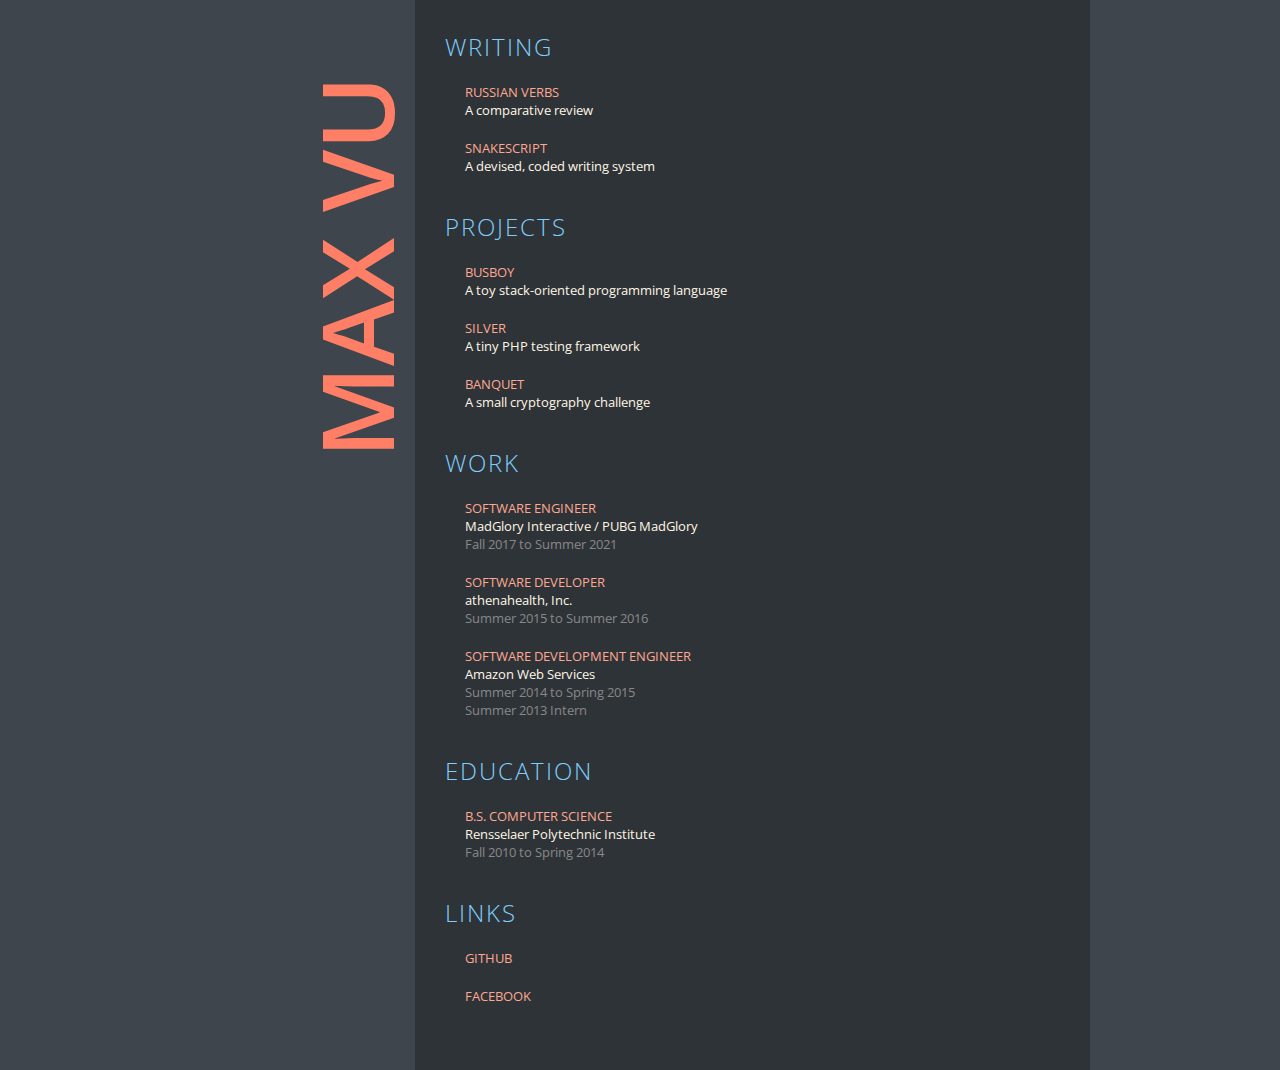
<file: index.htm>
<!doctype html>
<html lang="en">
    <head>
        <meta charset="utf-8">
        <title>max vu</title>
        <link href='https://fonts.googleapis.com/css?family=Open+Sans:400,800,700,300' rel='stylesheet' type='text/css'>
                    <meta name="description" content="Personal blog and portfolio.">
                
                
                                    <link rel="stylesheet" href="/assets/css/master.css">
                            
            </head>
    <body>
        <header>
            <h1>max vu</h1>
                                </header>
        <div id="page-content">
            <section class="card-deck" id="writing">
    <header>
        <h2>Writing</h2>
    </header>
    
    <div>
            <a href="/posts/russian-verbs" class="card">
            <span class="title">Russian Verbs</span>
                            <span class="blurb">A comparative review</span>
                    </a>
            <a href="/posts/snakescript" class="card">
            <span class="title">Snakescript</span>
                            <span class="blurb">A devised, coded writing system</span>
                    </a>
        </div>
    
</section>

    <section class="card-deck" id="projects">
        <header>
            <h2>projects</h2>
        </header>
        
        <div>
                                <a href="https://github.com/maxvu/busboy" class="card" target="_blank">
                <span class="title">busboy</span>
                                    <span class="blurb">A toy stack-oriented programming language</span>
                                            </a>
                                <a href="https://github.com/maxvu/sliver" class="card" target="_blank">
                <span class="title">silver</span>
                                    <span class="blurb">A tiny PHP testing framework</span>
                                            </a>
                                <a href="https://github.com/maxvu/banquet" class="card" target="_blank">
                <span class="title">banquet</span>
                                    <span class="blurb">A small cryptography challenge</span>
                                            </a>
                </div>
        
    </section>
    <section class="card-deck" id="work">
        <header>
            <h2>work</h2>
        </header>
        
        <div>
                                <a href="https://madglory.com/" class="card" target="_blank">
                <span class="title">Software Engineer</span>
                                    <span class="blurb">MadGlory Interactive / PUBG MadGlory</span>
                                                                            <span class="extra">Fall 2017 to Summer 2021</span>
                                                </a>
                                <a href="http://www.athenahealth.com/" class="card" target="_blank">
                <span class="title">Software Developer</span>
                                    <span class="blurb">athenahealth, Inc.</span>
                                                                            <span class="extra">Summer 2015 to Summer 2016</span>
                                                </a>
                                <a href="https://aws.amazon.com/about-aws/global-infrastructure/" class="card" target="_blank">
                <span class="title">Software Development Engineer</span>
                                    <span class="blurb">Amazon Web Services</span>
                                                                            <span class="extra">Summer 2014 to Spring 2015</span>
                                            <span class="extra">Summer 2013 Intern</span>
                                                </a>
                </div>
        
    </section>
    <section class="card-deck" id="education">
        <header>
            <h2>education</h2>
        </header>
        
        <div>
                                <a href="https://www.cs.rpi.edu/" class="card" target="_blank">
                <span class="title">B.S. Computer Science</span>
                                    <span class="blurb">Rensselaer Polytechnic Institute</span>
                                                                            <span class="extra">Fall 2010 to Spring 2014</span>
                                                </a>
                </div>
        
    </section>
    <section class="card-deck" id="links">
        <header>
            <h2>links</h2>
        </header>
        
        <div>
                                <a href="https://github.com/maxvu" class="card" target="_blank">
                <span class="title">github</span>
                                            </a>
                                <a href="https://www.facebook.com/maxvu" class="card" target="_blank">
                <span class="title">facebook</span>
                                            </a>
                </div>
        
    </section>
        </div>
        <script>
          (function(i,s,o,g,r,a,m){i['GoogleAnalyticsObject']=r;i[r]=i[r]||function(){
          (i[r].q=i[r].q||[]).push(arguments)},i[r].l=1*new Date();a=s.createElement(o),
          m=s.getElementsByTagName(o)[0];a.async=1;a.src=g;m.parentNode.insertBefore(a,m)
          })(window,document,'script','https://www.google-analytics.com/analytics.js','ga');

          ga('create', 'UA-63293211-1', 'auto');
          ga('send', 'pageview');

        </script>
    </body>
</html>
</file>
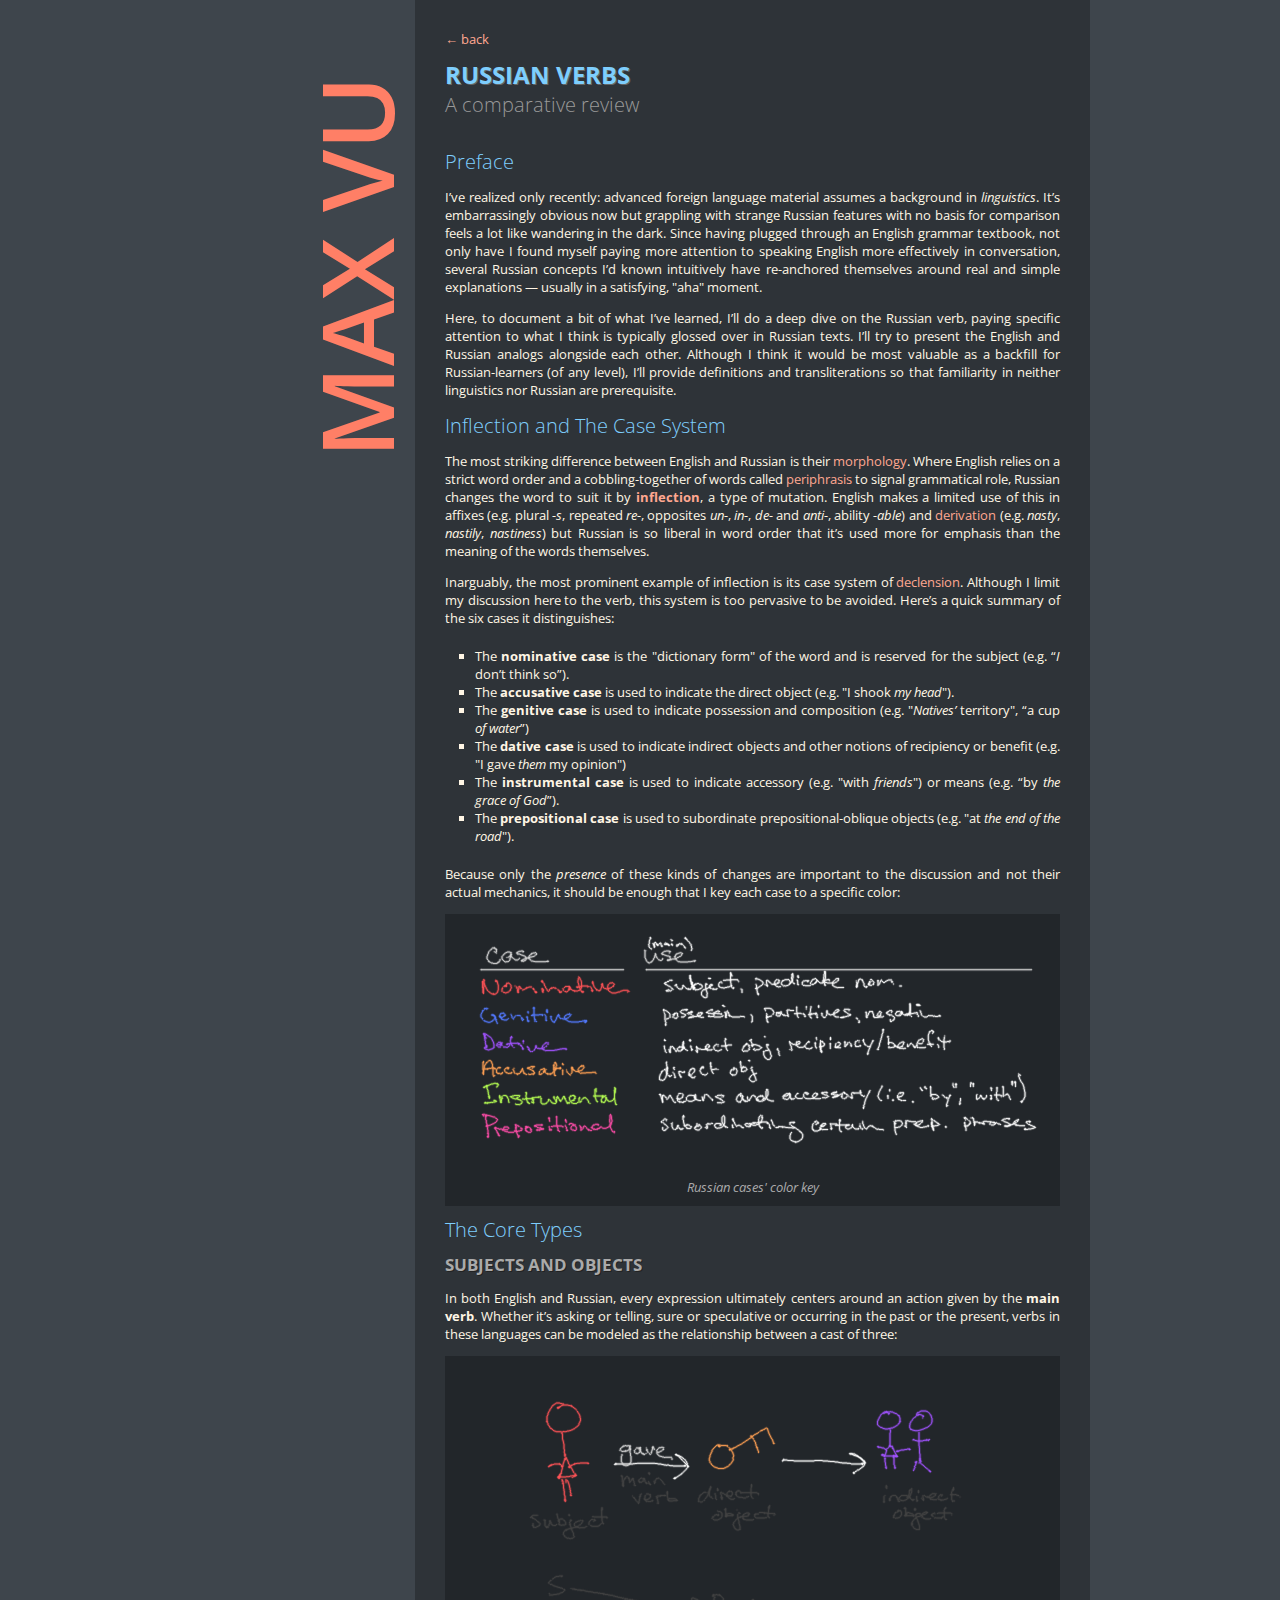
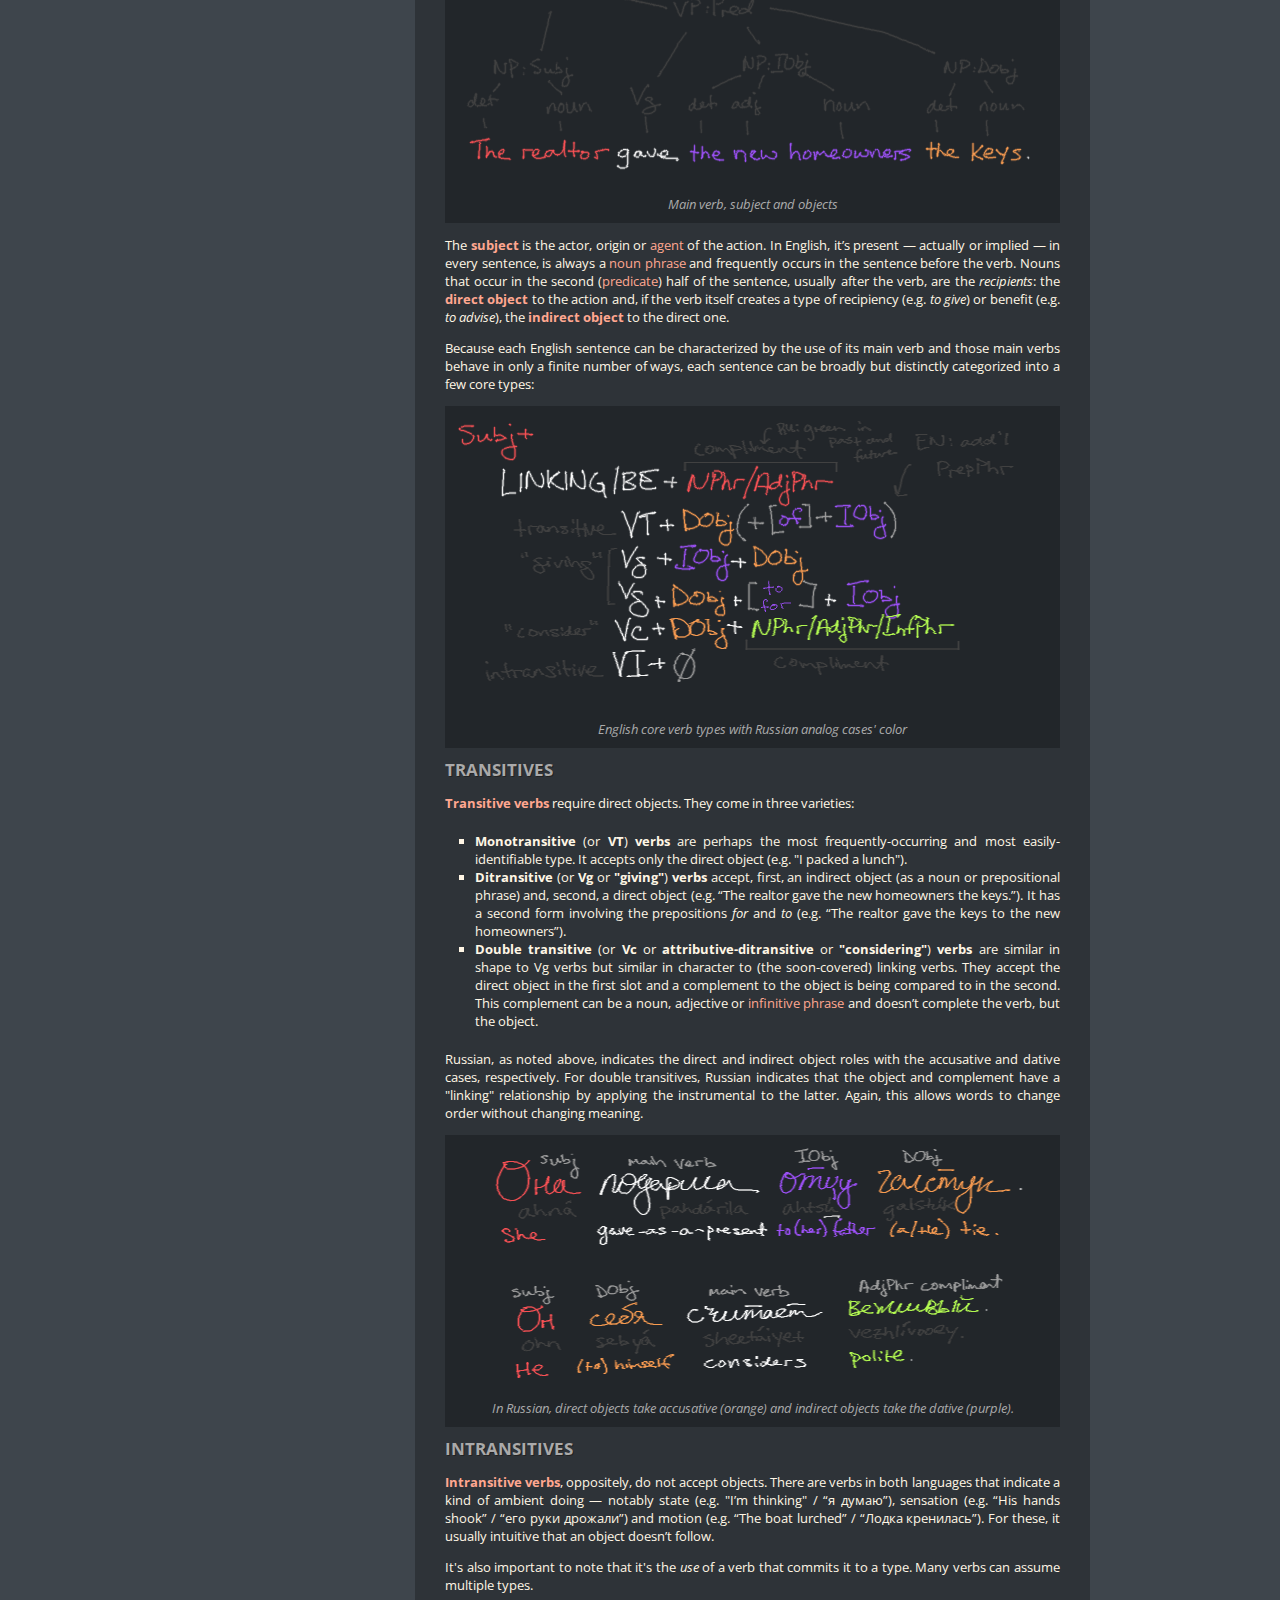
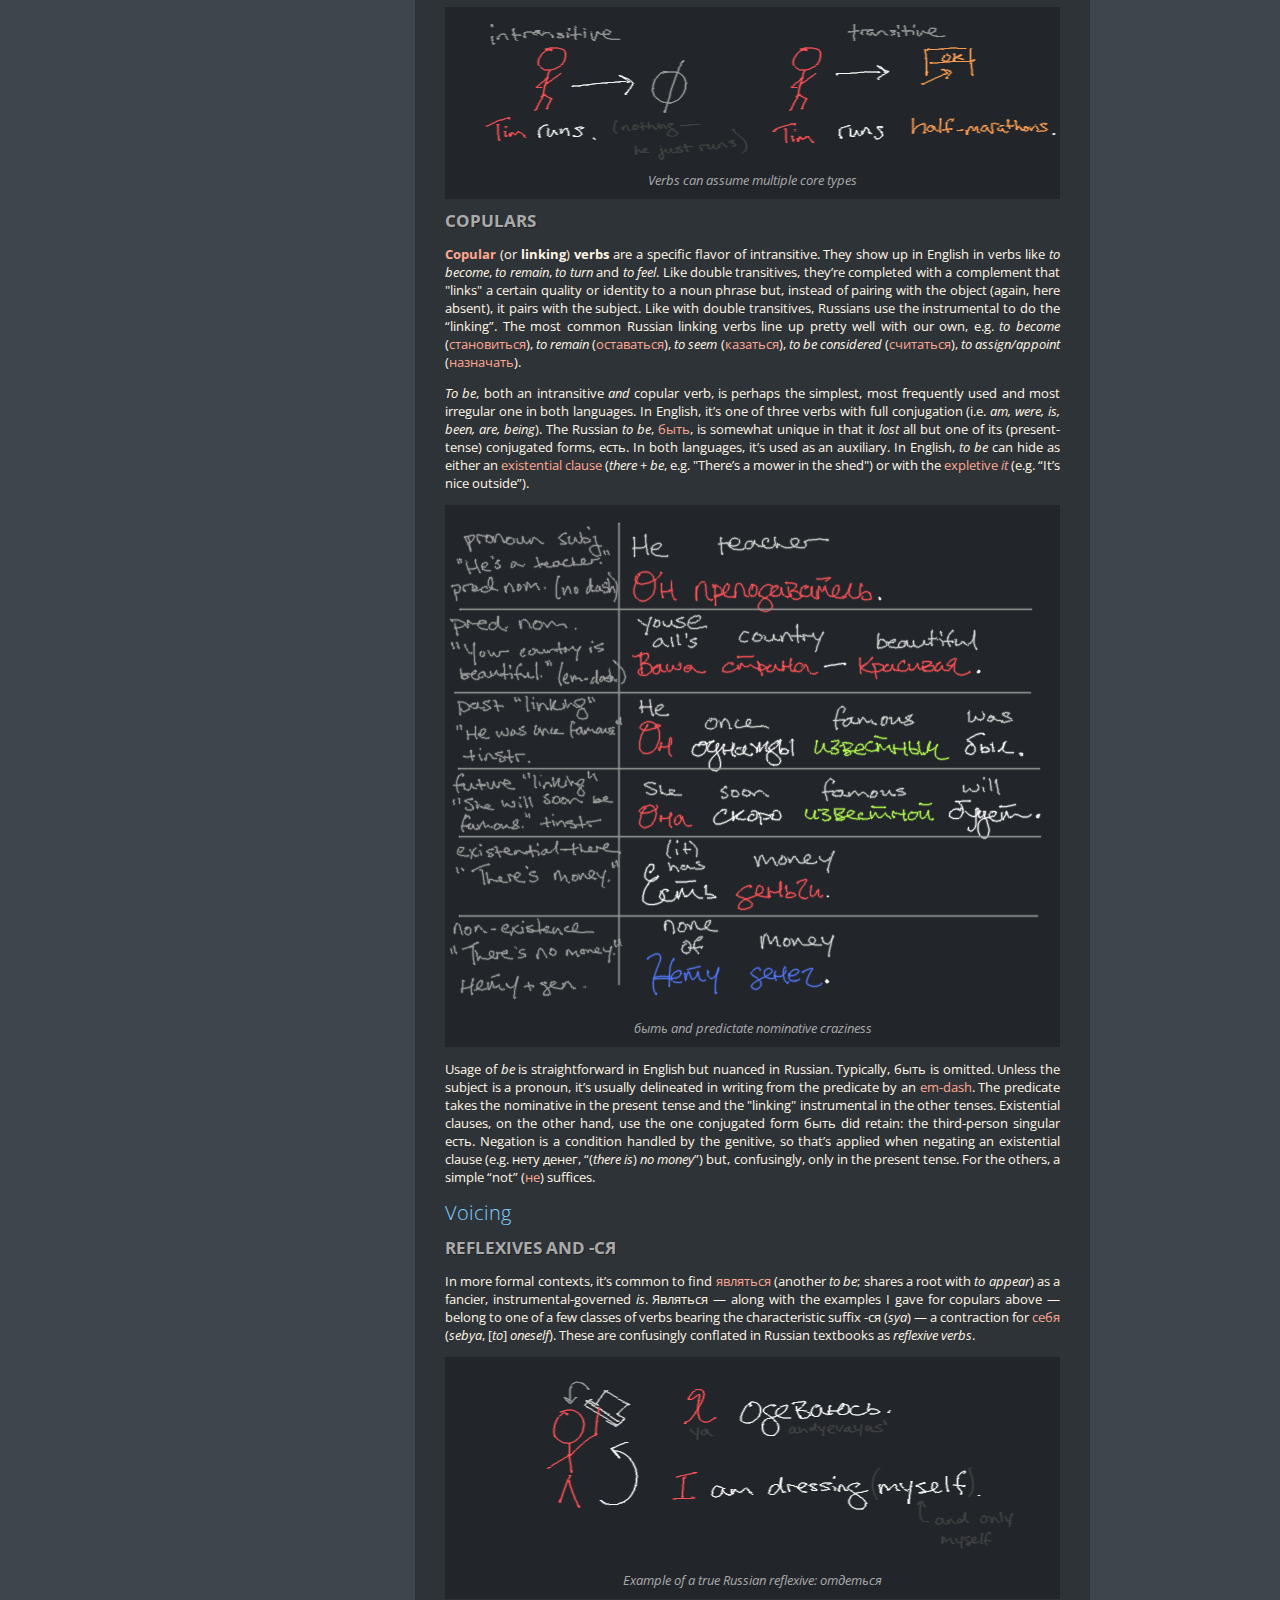
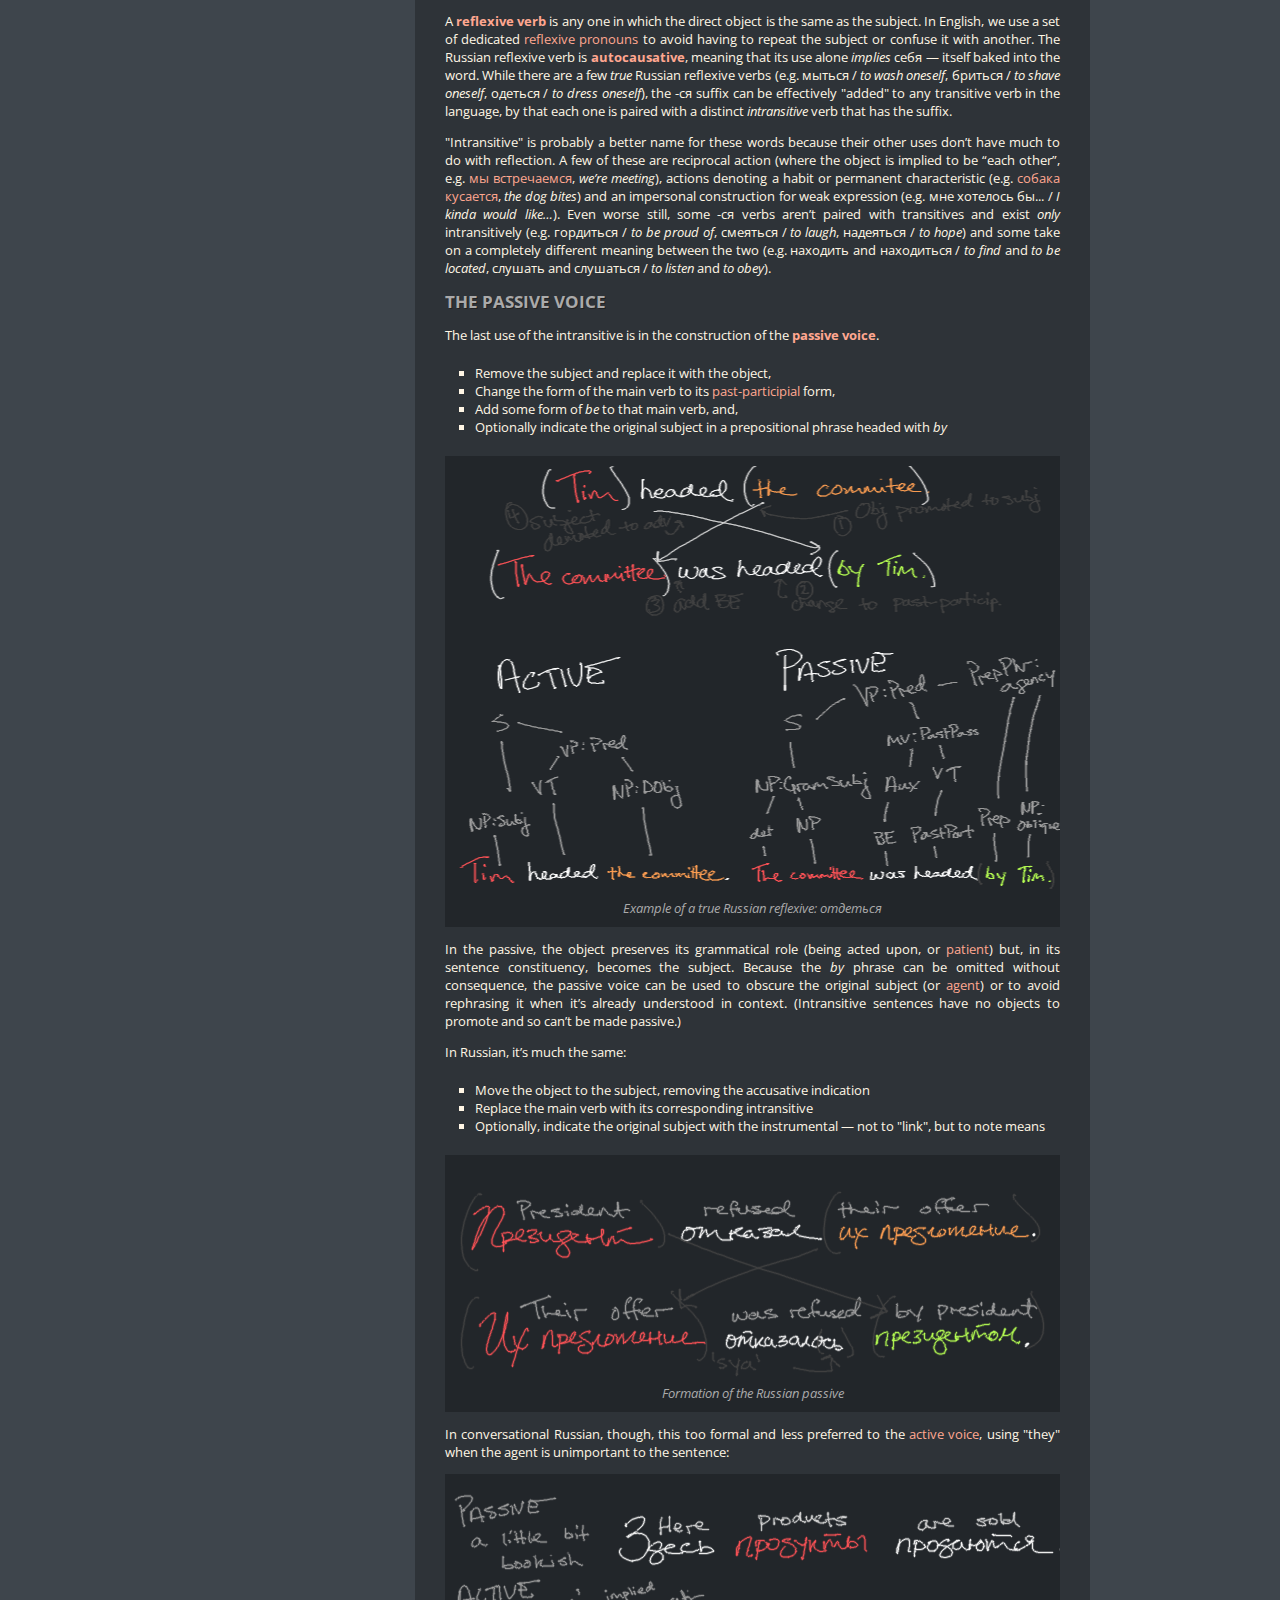
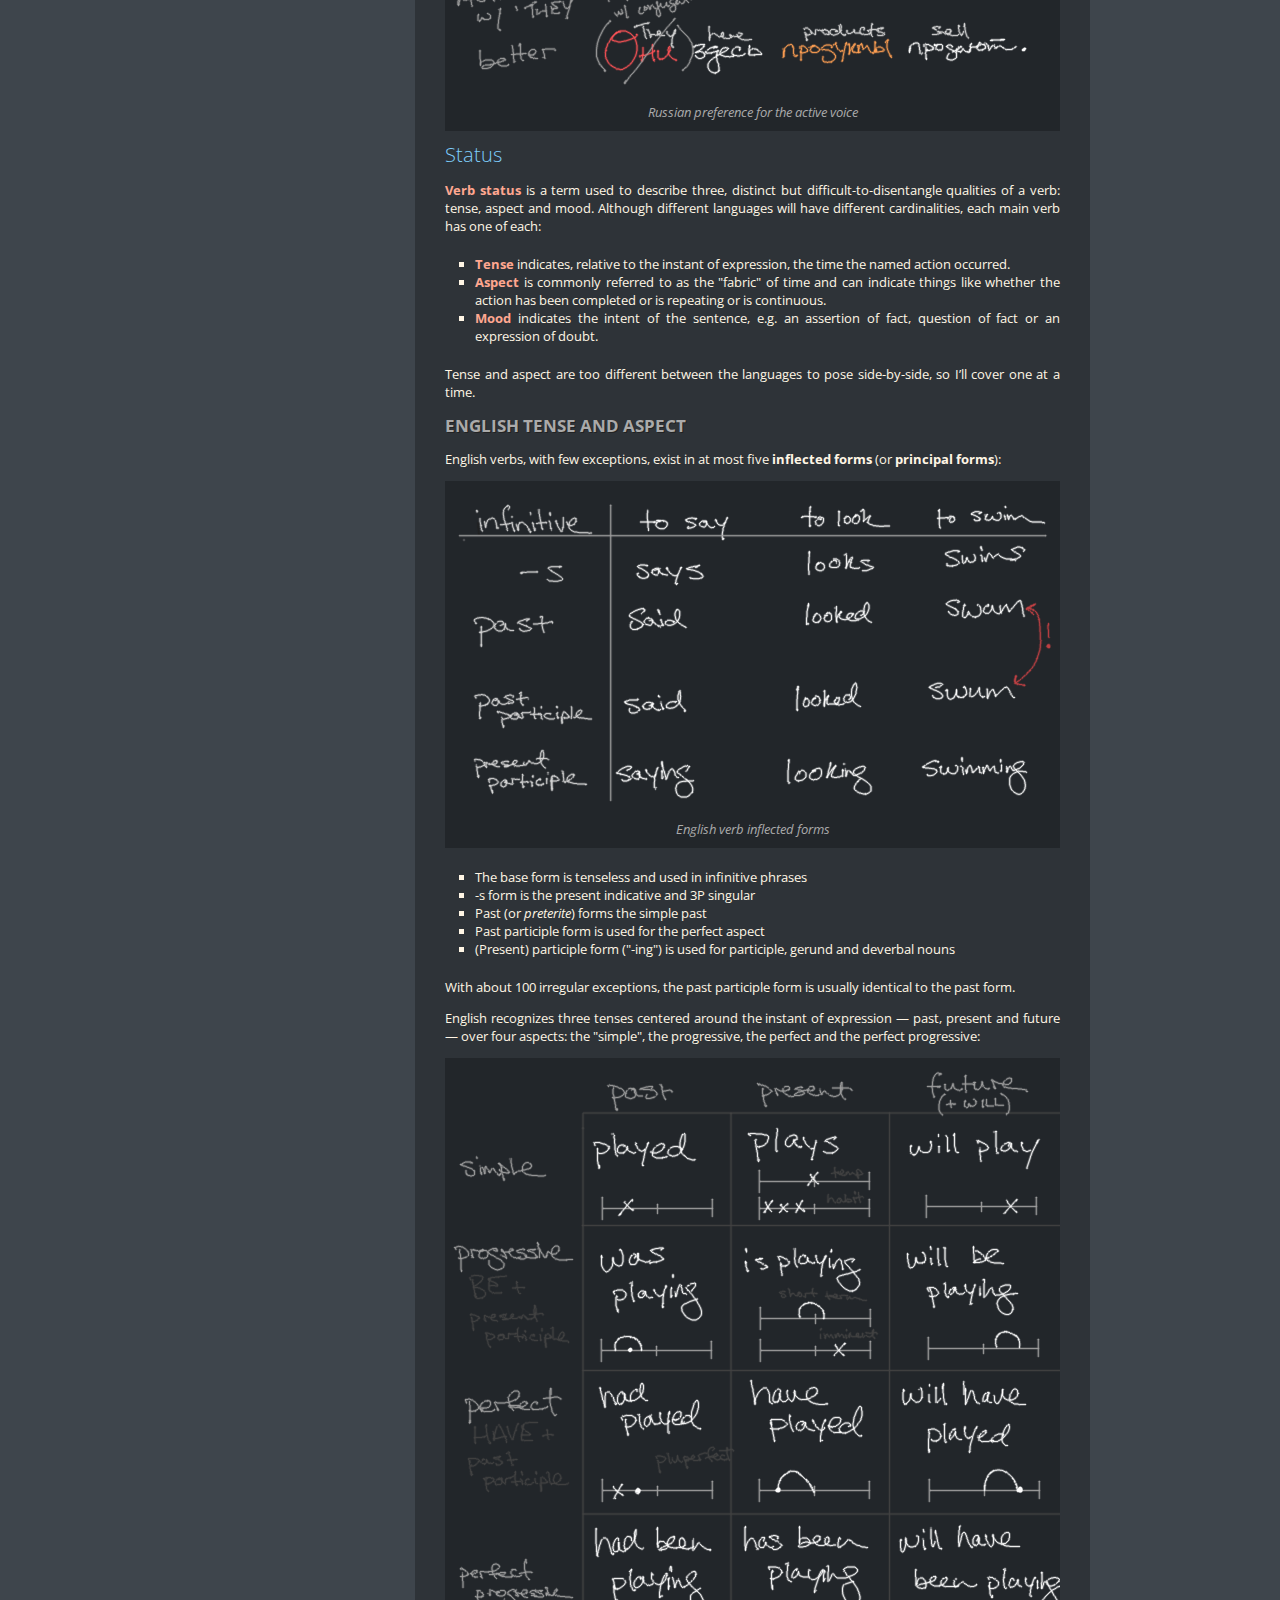
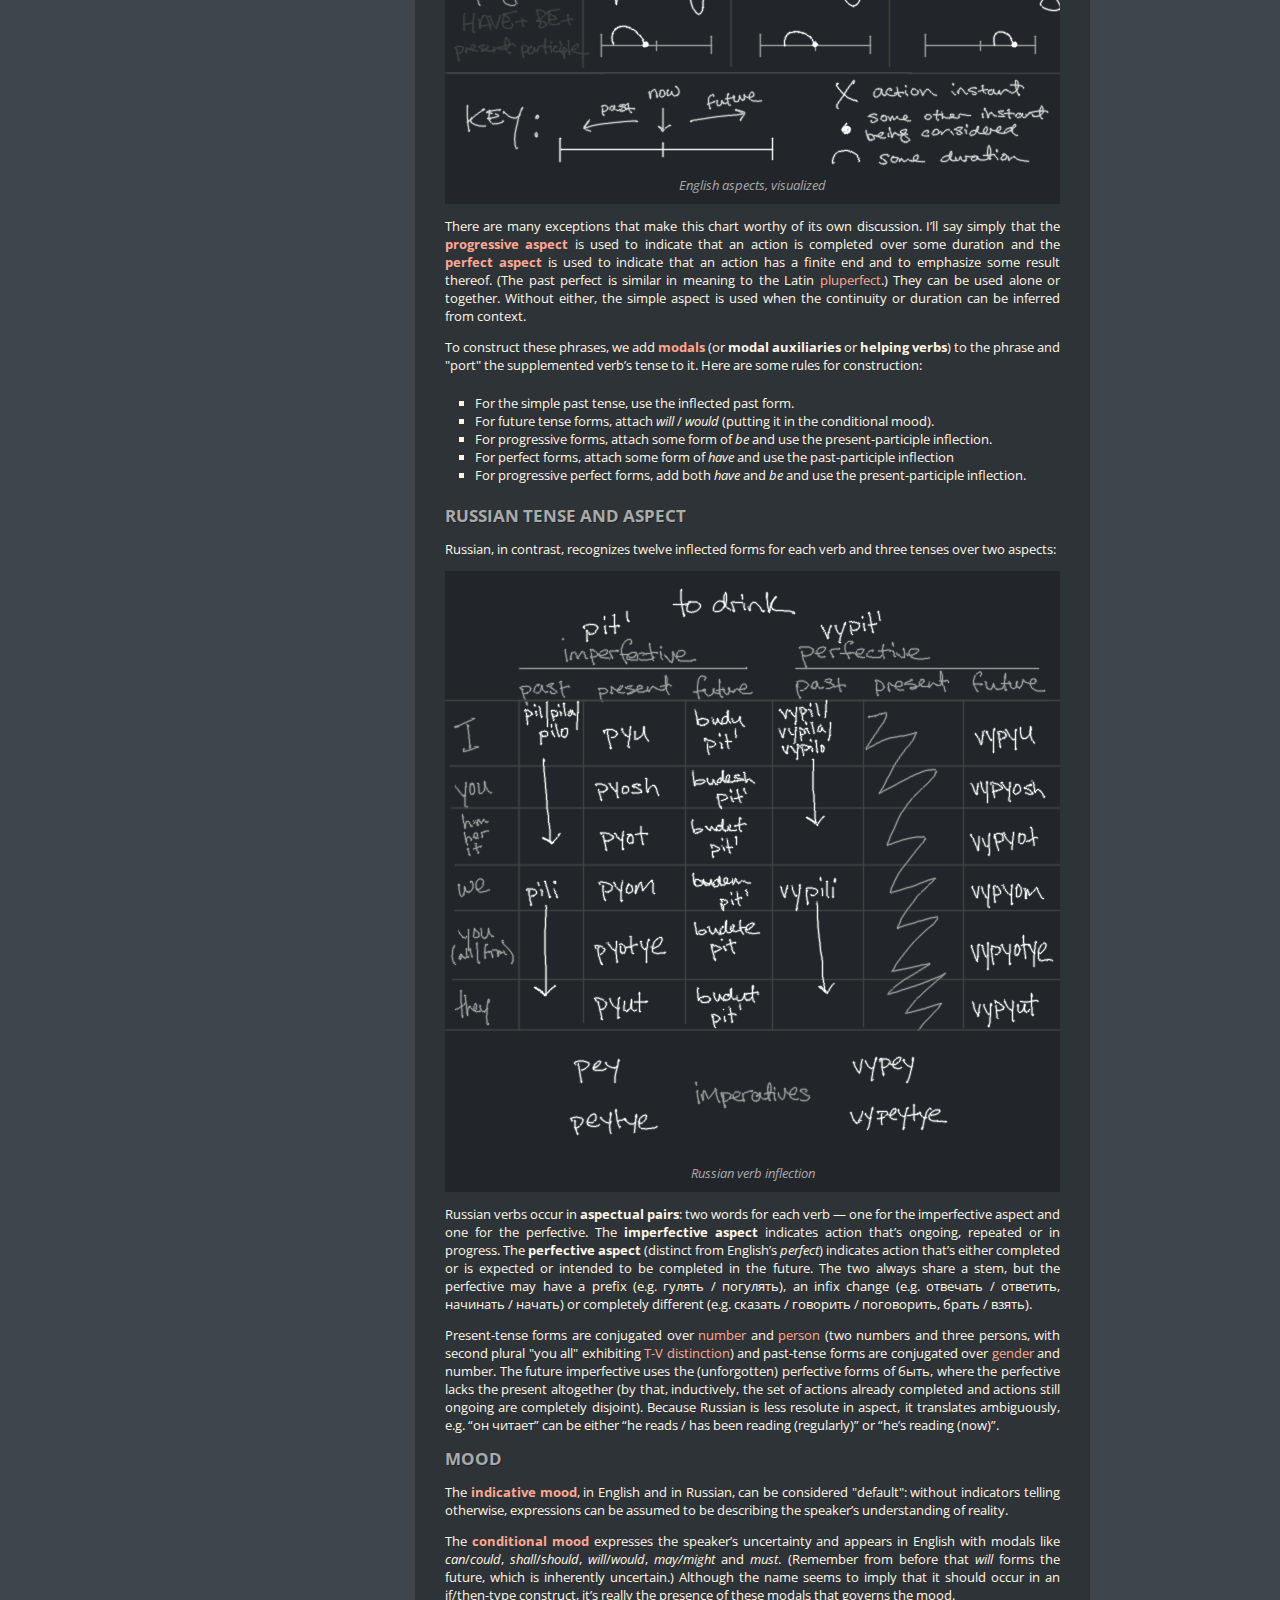
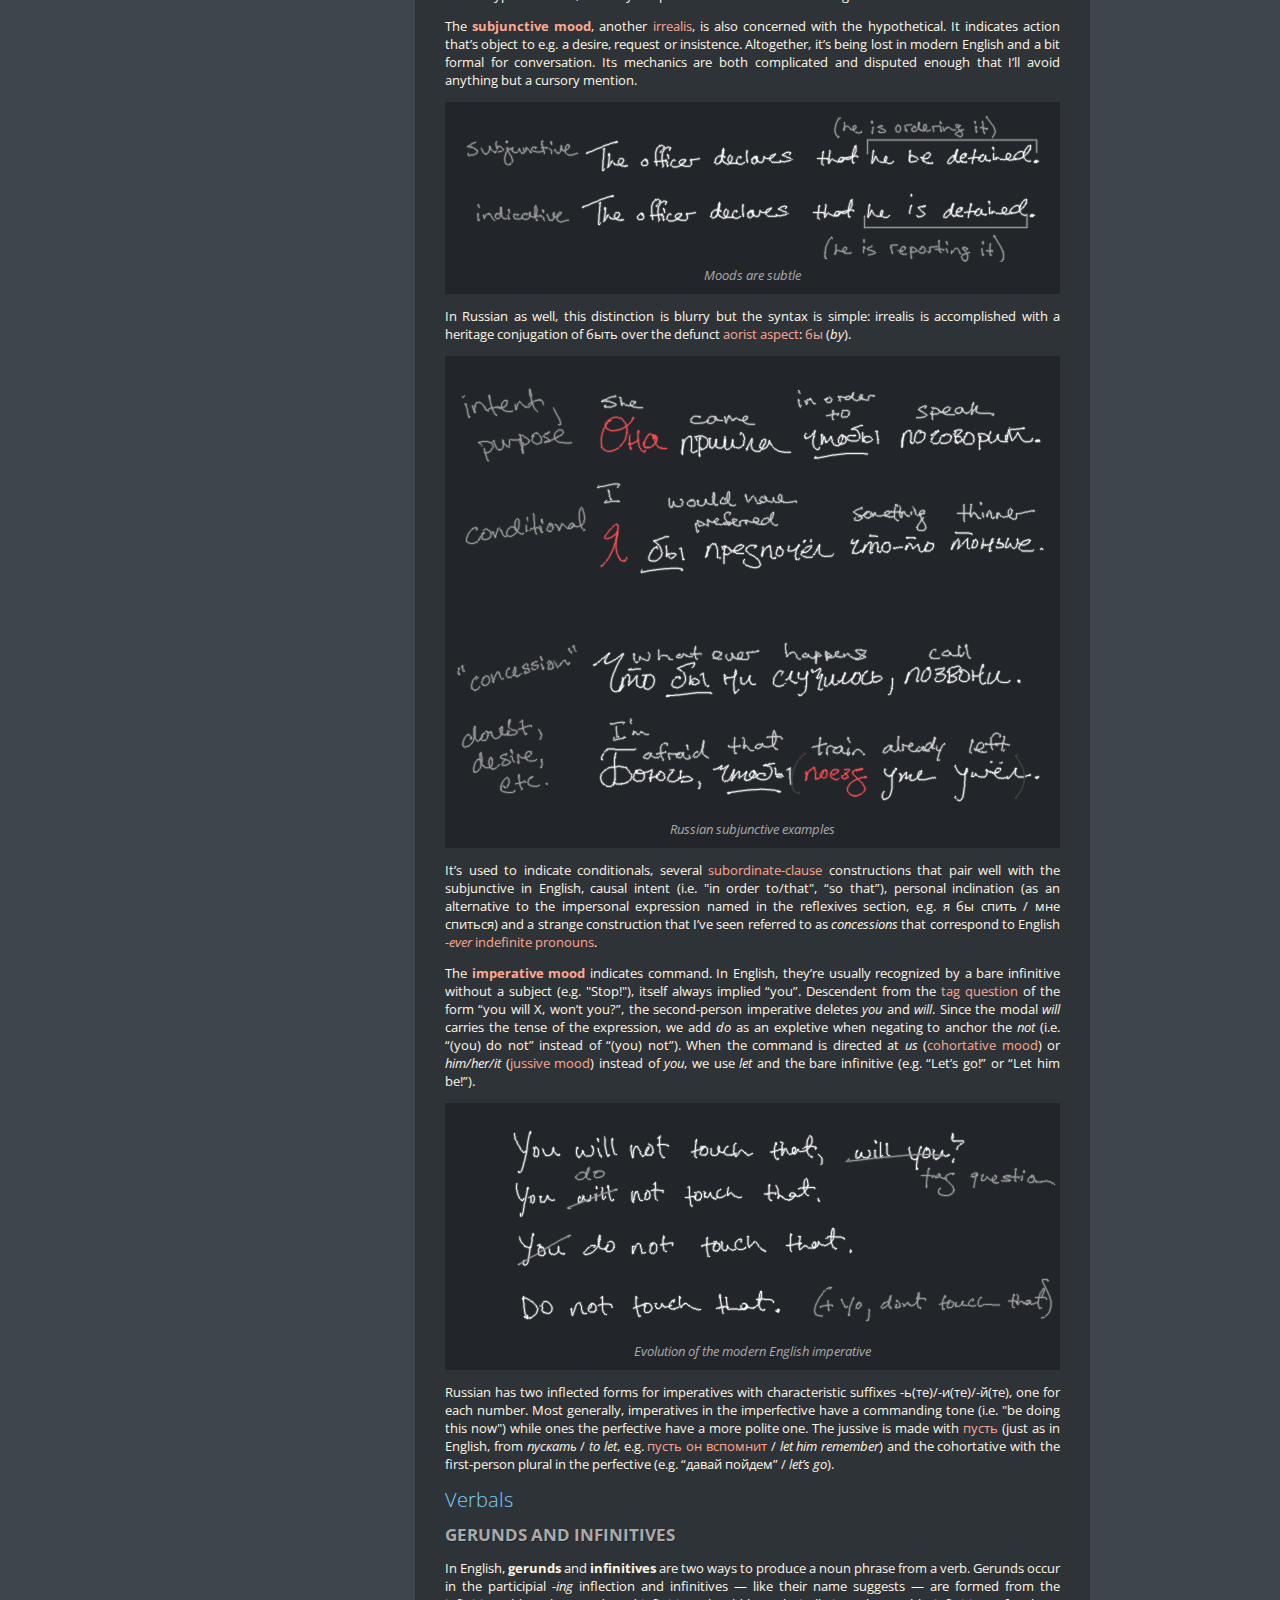
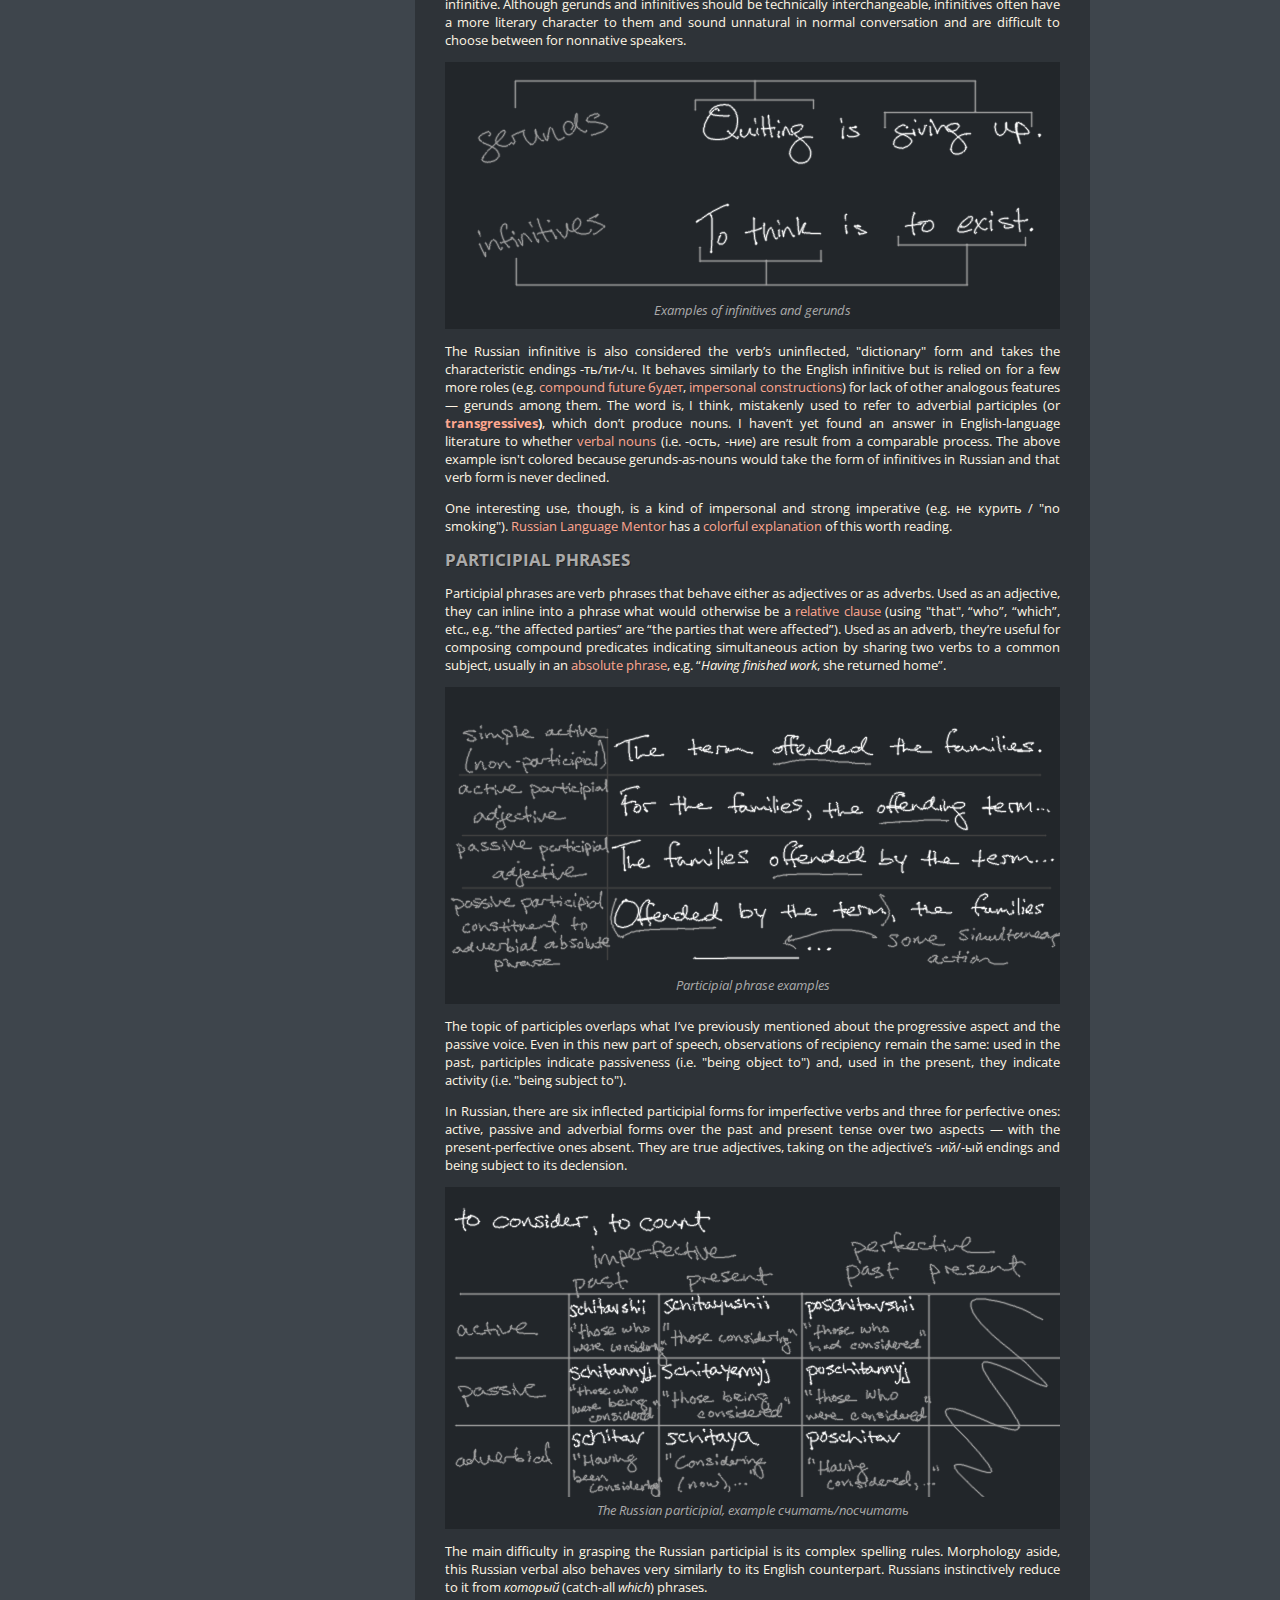
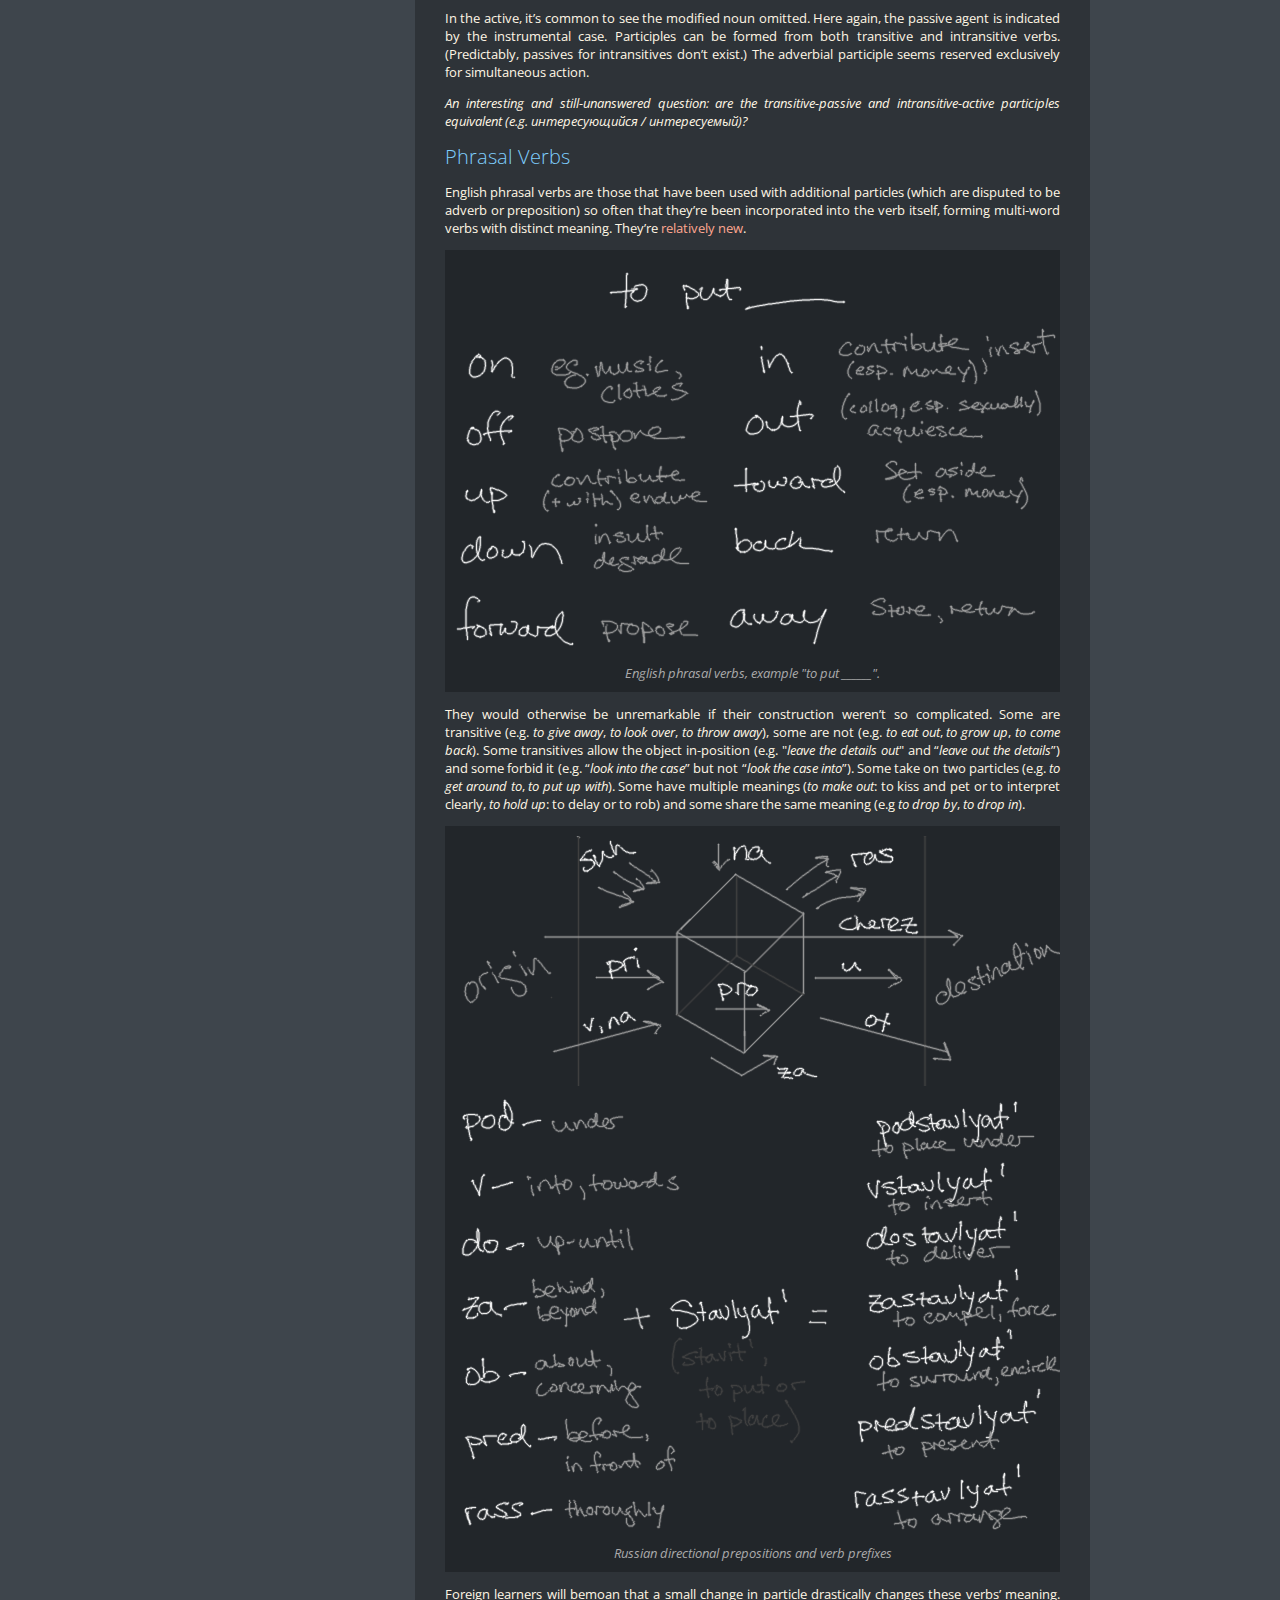
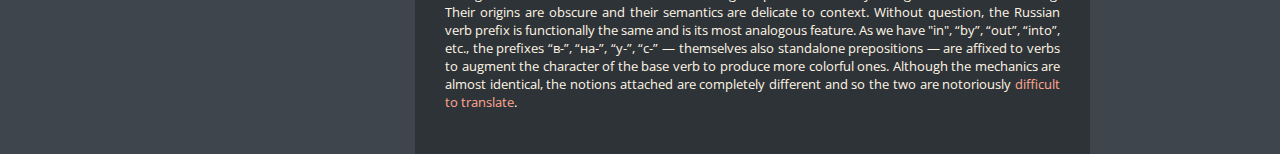
<file: posts/russian-verbs/index.htm>
<!doctype html>
<html lang="en">
    <head>
        <meta charset="utf-8">
        <title>max.vu | Russian Verbs</title>
        <link href='https://fonts.googleapis.com/css?family=Open+Sans:400,800,700,300' rel='stylesheet' type='text/css'>
                    <meta name="description" content="A comparative review">
                
                
                                    <link rel="stylesheet" href="/assets/css/master.css">
                            
            </head>
    <body>
        <header>
            <h1>max vu</h1>
                                </header>
        <div id="page-content">
            <article class="post">
    <a href="/" class="back">&larr; back</a>
    <header>
        <h1 class="title">Russian Verbs</h1>
                    <h2 class="blurb">A comparative review</h2>
            </header>
    <div class="content">
        <h2>Preface</h2>
<p>I’ve realized only recently: advanced foreign language material assumes a background in <em>linguistics</em>. It’s embarrassingly obvious now but grappling with strange Russian features with no basis for comparison feels a lot like wandering in the dark. Since having plugged through an English grammar textbook, not only have I found myself paying more attention to speaking English more effectively in conversation, several Russian concepts I’d known intuitively have re-anchored themselves around real and simple explanations &mdash; usually in a satisfying, &quot;aha&quot; moment.</p>
<p>Here, to document a bit of what I’ve learned, I’ll do a deep dive on the Russian verb, paying specific attention to what I think is typically glossed over in Russian texts. I’ll try to present the English and Russian analogs alongside each other. Although I think it would be most valuable as a backfill for Russian-learners (of any level), I’ll provide definitions and transliterations so that familiarity in neither linguistics nor Russian are prerequisite.</p>
<h2>Inflection and The Case System</h2>
<p>The most striking difference between English and Russian is their <a href="https://en.wikipedia.org/wiki/Morphology_(linguistics)" target="_blank">morphology</a>. Where English relies on a strict word order and a cobbling-together of words called <a href="https://en.wikipedia.org/wiki/Periphrasis" target="_blank">periphrasis</a> to signal grammatical role, Russian changes the word to suit it by <strong><a href="https://en.wikipedia.org/wiki/Inflection" target="_blank">inflection</a></strong>, a type of mutation. English makes a limited use of this in affixes (e.g. plural <em>-s</em>, repeated <em>re-</em>, opposites <em>un-</em>, <em>in-</em>, <em>de-</em> and <em>anti-</em>, ability <em>-able</em>) and <a href="https://en.wikipedia.org/wiki/Morphological_derivation" target="_blank">derivation</a> (e.g. <em>nasty</em>, <em>nastily</em>, <em>nastiness</em>) but Russian is so liberal in word order that it’s used more for emphasis than the meaning of the words themselves.</p>
<p>Inarguably, the most prominent example of inflection is its case system of <a href="https://en.wikipedia.org/wiki/Declension" target="_blank">declension</a>. Although I limit my discussion here to the verb, this system is too pervasive to be avoided. Here’s a quick summary of the six cases it distinguishes:</p>
<ul>
<li>
<p>The <strong>nominative case</strong> is the &quot;dictionary form&quot; of the word and is reserved for the subject (e.g. “<em>I</em> don’t think so”).</p>
</li>
<li>
<p>The <strong>accusative case</strong> is used to indicate the direct object (e.g. &quot;I shook <em>my head</em>&quot;).</p>
</li>
<li>
<p>The <strong>genitive case</strong> is used to indicate possession and composition (e.g. &quot;<em>Natives’</em> territory&quot;, “a cup <em>of water</em>”)</p>
</li>
<li>
<p>The <strong>dative case</strong> is used to indicate indirect objects and other notions of recipiency or benefit (e.g. &quot;I gave <em>them</em> my opinion&quot;)</p>
</li>
<li>
<p>The <strong>instrumental case</strong> is used to indicate accessory (e.g. &quot;with <em>friends</em>&quot;) or means (e.g. “by <em>the grace of God</em>”).</p>
</li>
<li>The <strong>prepositional case</strong> is used to subordinate prepositional-oblique objects (e.g. &quot;at <em>the end of the road</em>&quot;).</li>
</ul>
<p>Because only the <em>presence</em> of these kinds of changes are important to the discussion and not their actual mechanics, it should be enough that I key each case to a specific color:</p>
<figure>
    <img src="/assets/posts/0002/01-case-colors.png">
    <figcaption>Russian cases' color key</figcaption>
</figure>
<h2>The Core Types</h2>
<h3>Subjects and Objects</h3>
<p>In both English and Russian, every expression ultimately centers around an action given by the <strong>main verb</strong>. Whether it’s asking or telling, sure or speculative or occurring in the past or the present, verbs in these languages can be modeled as the relationship between a cast of three:</p>
<figure>
    <img src="/assets/posts/0002/02-svo.png">
    <figcaption>Main verb, subject and objects</figcaption>
</figure>
<p>The <strong><a href="https://en.wikipedia.org/wiki/Subject_(grammar)" target="_blank">subject</a></strong> is the actor, origin or <a href="https://en.wikipedia.org/wiki/Agent_(grammar)" target="_blank">agent</a> of the action. In English, it’s present &mdash; actually or implied &mdash; in every sentence, is always a <a href="https://en.wikipedia.org/wiki/Noun_phrase" target="_blank">noun phrase</a> and frequently occurs in the sentence before the verb. Nouns that occur in the second (<a href="https://en.wikipedia.org/wiki/Predicate_(grammar)" target="_blank">predicate</a>) half of the sentence, usually after the verb, are the <em>recipients</em>: the <strong><a href="http://www.chompchomp.com/terms/directobject.htm" target="_blank">direct object</a></strong> to the action and, if the verb itself creates a type of recipiency (e.g. <em>to give</em>) or benefit (e.g. <em>to advise</em>), the <strong><a href="http://www.chompchomp.com/terms/indirectobject.htm" target="_blank">indirect object</a></strong> to the direct one.</p>
<p>Because each English sentence can be characterized by the use of its main verb and those main verbs behave in only a finite number of ways, each sentence can be broadly but distinctly categorized into a few core types:</p>
<figure>
    <img src="/assets/posts/0002/03-verb-forms.png">
    <figcaption>English core verb types with Russian analog cases' color</figcaption>
</figure>
<h3>Transitives</h3>
<p><strong><a href="https://en.wikipedia.org/wiki/Transitive_verb" target="_blank">Transitive verbs</a></strong> require direct objects. They come in three varieties:</p>
<ul>
<li>
<p><strong>Monotransitive</strong> (or <strong>VT</strong>) <strong>verbs</strong> are perhaps the most frequently-occurring and most easily-identifiable type. It accepts only the direct object (e.g. &quot;I packed a lunch&quot;).</p>
</li>
<li>
<p><strong>Ditransitive</strong> (or <strong>Vg</strong> or <strong>&quot;giving&quot;</strong>) <strong>verbs</strong> accept, first, an indirect object (as a noun or prepositional phrase) and, second, a direct object (e.g. “The realtor gave the new homeowners the keys.”). It has a second form involving the prepositions <em>for</em> and <em>to</em> (e.g. “The realtor gave the keys to the new homeowners”).</p>
</li>
<li><strong>Double transitive</strong> (or <strong>Vc</strong> or <strong>attributive-ditransitive</strong> or <strong>&quot;considering&quot;</strong>)<strong> verbs</strong> are similar in shape to Vg verbs but similar in character to (the soon-covered) linking verbs. They accept the direct object in the first slot and a complement to the object is being compared to in the second. This complement can be a noun, adjective or <a href="https://en.wikipedia.org/wiki/Infinitive#Phrases_and_clauses" target="_blank">infinitive phrase</a> and doesn’t complete the verb, but the object.</li>
</ul>
<p>Russian, as noted above, indicates the direct and indirect object roles with the accusative and dative cases, respectively. For double transitives, Russian indicates that the object and complement have a &quot;linking&quot; relationship by applying the instrumental to the latter. Again, this allows words to change order without changing meaning.</p>
<figure>
    <img src="/assets/posts/0002/04-ru-transitive.png">
    <figcaption>In Russian, direct objects take accusative (orange) and indirect objects take the dative (purple).</figcaption>
</figure>
<h3>Intransitives</h3>
<p><strong><a href="https://en.wikipedia.org/wiki/Intransitive_verb" target="_blank">Intransitive verbs</a></strong>, oppositely, do not accept objects. There are verbs in both languages that indicate a kind of ambient doing &mdash; notably state (e.g. &quot;I’m thinking&quot; / “я думаю”), sensation (e.g. “His hands shook” / “его руки дрожали”) and motion (e.g. “The boat lurched” / “Лодка кренилась”). For these, it usually intuitive that an object doesn’t follow.</p>
<p>It's also important to note that it's the <em>use</em> of a verb that commits it to a type. Many verbs can assume multiple types.</p>
<figure>
    <img src="/assets/posts/0002/05-intransitives.png">
    <figcaption>Verbs can assume multiple core types</figcaption>
</figure>
<h3>Copulars</h3>
<p><strong><a href="https://en.wikipedia.org/wiki/Copula_(linguistics)" target="_blank">Copular</a></strong> (or <strong>linking</strong>) <strong>verbs</strong> are a specific flavor of intransitive. They show up in English in verbs like <em>to become</em>, <em>to remain</em>, <em>to turn</em> and <em>to feel</em>. Like double transitives, they’re completed with a complement that &quot;links&quot; a certain quality or identity to a noun phrase but, instead of pairing with the object (again, here absent), it pairs with the subject. Like with double transitives, Russians use the instrumental to do the “linking”. The most common Russian linking verbs line up pretty well with our own, e.g. <em>to become</em> (<a href="https://en.wiktionary.org/wiki/%D1%81%D1%82%D0%B0%D0%BD%D0%BE%D0%B2%D0%B8%D1%82%D1%8C%D1%81%D1%8F" target="_blank">становиться</a>), <em>to remain </em>(<a href="https://en.wiktionary.org/wiki/%D0%BE%D1%81%D1%82%D0%B0%D0%B2%D0%B0%D1%82%D1%8C%D1%81%D1%8F" target="_blank">оставаться</a>), <em>to seem </em>(<a href="https://en.wiktionary.org/wiki/%D0%BA%D0%B0%D0%B7%D0%B0%D1%82%D1%8C%D1%81%D1%8F" target="_blank">казаться</a>), <em>to be considered</em> (<a href="https://en.wiktionary.org/wiki/%D1%81%D1%87%D0%B8%D1%82%D0%B0%D1%82%D1%8C%D1%81%D1%8F" target="_blank">считаться</a>), <em>to assign/appoint</em> (<a href="https://en.wiktionary.org/wiki/%D0%BD%D0%B0%D0%B7%D0%BD%D0%B0%D1%87%D0%B0%D1%82%D1%8C" target="_blank">назначать</a>).</p>
<p><em>To be</em>, both an intransitive <em>and</em> copular verb, is perhaps the simplest, most frequently used and most irregular one in both languages. In English, it’s one of three verbs with full conjugation (i.e. <em>am, were, is, been, are, being</em>). The Russian <em>to be</em>, <a href="https://en.wiktionary.org/wiki/%D0%B1%D1%8B%D1%82%D1%8C" target="_blank">быть</a>, is somewhat unique in that it <em>lost</em> all but one of its (present-tense) conjugated forms, есть. In both languages, it’s used as an auxiliary. In English, <em>to be</em> can hide as either an <a href="https://en.wikipedia.org/wiki/Existential_clause" target="_blank">existential clause</a> (<em>there</em> + <em>be</em>, e.g. &quot;There’s a mower in the shed&quot;) or with the <a href="https://en.wikipedia.org/wiki/Dummy_pronoun#Weather_it" target="_blank">expletive <em>it</em></a> (e.g. “It’s nice outside”).</p>
<figure>
    <img src="/assets/posts/0002/06-byt.png">
    <figcaption>быть and predictate nominative craziness</figcaption>
</figure>
<p>Usage of <em>be</em> is straightforward in English but nuanced in Russian. Typically, быть is omitted. Unless the subject is a pronoun, it’s usually delineated in writing from the predicate by an <a href="https://en.wikipedia.org/wiki/Dash#Em_dash" target="_blank">em-dash</a>. The predicate takes the nominative in the present tense and the &quot;linking&quot; instrumental in the other tenses. Existential clauses, on the other hand, use the one conjugated form быть did retain: the third-person singular есть. Negation is a condition handled by the genitive, so that’s applied when negating an existential clause (e.g. нету денег, “(<em>there is</em>) <em>no money</em>”) but, confusingly, only in the present tense. For the others, a simple “not” (<a href="https://en.wiktionary.org/wiki/%D0%BD%D0%B5#Russian" target="_blank">не</a>) suffices.</p>
<h2>Voicing</h2>
<h3>Reflexives and -ся</h3>
<p>In more formal contexts, it’s common to find <a href="https://en.wiktionary.org/wiki/%D1%8F%D0%B2%D0%BB%D1%8F%D1%82%D1%8C%D1%81%D1%8F" target="_blank">являться</a> (another <em>to be</em>; shares a root with <em>to appear</em>) as a fancier, instrumental-governed <em>is</em>. Являться &mdash; along with the examples I gave for copulars above &mdash; belong to one of a few classes of verbs bearing the characteristic suffix -ся (<em>sya</em>) &mdash; а contraction for <a href="https://en.wiktionary.org/wiki/%D1%81%D0%B5%D0%B1%D1%8F" target="_blank">себя</a> (<em>sebya</em>, [<em>to</em>] <em>oneself</em>). These are confusingly conflated in Russian textbooks as <em>reflexive verbs</em>.</p>
<figure>
    <img src="/assets/posts/0002/07-otdet.png">
    <figcaption>Example of a true Russian reflexive: отдеться</figcaption>
</figure>
<p>A <strong><a href="https://en.wikipedia.org/wiki/Reflexive_verb" target="_blank">reflexive verb</a></strong> is any one in which the direct object is the same as the subject. In English, we use a set of dedicated <a href="https://en.wikipedia.org/wiki/Reflexive_pronoun" target="_blank">reflexive pronouns</a> to avoid having to repeat the subject or confuse it with another. The Russian reflexive verb is <strong><a href="https://en.wikipedia.org/wiki/Autocausative_verb" target="_blank">autocausative</a></strong>, meaning that its use alone <em>implies</em> себя &mdash; itself baked into the word. While there are a few <em>true</em> Russian reflexive verbs (e.g. мыться / <em>to wash oneself</em>, бриться / <em>to shave oneself</em>, одеться  / <em>to dress oneself</em>), the -ся suffix can be effectively &quot;added&quot; to any transitive verb in the language, by that each one is paired with a distinct <em>intransitive</em> verb that has the suffix.</p>
<p>&quot;Intransitive&quot; is probably a better name for these words because their other uses don’t have much to do with reflection. A few of these are reciprocal action (where the object is implied to be “each other”, e.g. <a href="https://books.google.com/books?id=NicuAgAAQBAJ&amp;lpg=PA198&amp;ots=VD0WqfUICV&amp;dq=russian%20intransitive%20permanent&amp;pg=PA197#v=onepage&amp;q=russian%20intransitive%20permanent&amp;f=false" target="_blank">мы встречаемся</a>, <em>we’re meeting</em>), actions denoting a habit or permanent characteristic (e.g. <a href="http://russianlearn.com/grammar/category/reflexive_verbs" target="_blank">собака кусается</a>, <em>the dog bites</em>) and an impersonal construction for weak expression (e.g. мне хотелось бы... / <em>I kinda would like…</em>). Even worse still, some -ся verbs aren’t paired with transitives and exist <em>only</em> intransitively (e.g. гордиться / <em>to be proud of</em>, смеяться / <em>to laugh</em>, надеяться / <em>to hope</em>) and some take on a completely different meaning between the two (e.g. находить and находиться / <em>to find</em> and <em>to be located</em>, слушать and слушаться / <em>to listen</em> and <em>to obey</em>).</p>
<h3>The Passive Voice</h3>
<p>The last use of the intransitive is in the construction of the <strong><a href="https://en.wikipedia.org/wiki/Passive_voice" target="_blank">passive voice</a></strong>.</p>
<ul>
<li>
<p>Remove the subject and replace it with the object,</p>
</li>
<li>
<p>Change the form of the main verb to its <a href="https://www.englishgrammar101.com/module-3/verbs/lesson-6/principal-parts-of-verbs" target="_blank">past-participial</a> form,</p>
</li>
<li>
<p>Add some form of <em>be</em> to that main verb, and,</p>
</li>
<li>Optionally indicate the original subject in a prepositional phrase headed with <em>by</em></li>
</ul>
<figure>
    <img src="/assets/posts/0002/09-passive2.png">
    <img src="/assets/posts/0002/08-passive.png">
    <figcaption>Example of a true Russian reflexive: отдеться</figcaption>
</figure>
<p>In the passive, the object preserves its grammatical role (being acted upon, or <a href="https://en.wikipedia.org/wiki/Patient_(grammar)" target="_blank">patient</a>) but, in its sentence constituency, becomes the subject. Because the <em>by</em> phrase can be omitted without consequence, the passive voice can be used to obscure the original subject (or <a href="https://en.wikipedia.org/wiki/Agent_(grammar)" target="_blank">agent</a>) or to avoid rephrasing it when it’s already understood in context. (Intransitive sentences have no objects to promote and so can’t be made passive.)</p>
<p>In Russian, it’s much the same:</p>
<ul>
<li>Move the object to the subject, removing the accusative indication</li>
<li>Replace the main verb with its corresponding intransitive</li>
<li>Optionally, indicate the original subject with the instrumental &mdash; not to &quot;link&quot;, but to note means</li>
</ul>
<figure>
    <img src="/assets/posts/0002/10-rus-passive.png">
    <figcaption>Formation of the Russian passive</figcaption>
</figure>
<p>In conversational Russian, though, this too formal and less preferred to the <a href="https://en.wikipedia.org/wiki/Active_voice" target="_blank">active voice</a>, using &quot;they&quot; when the agent is unimportant to the sentence:</p>
<figure>
    <img src="/assets/posts/0002/11-3p-cast.png">
    <figcaption>Russian preference for the active voice</figcaption>
</figure>
<h2>Status</h2>
<p><strong><a href="https://en.wikipedia.org/wiki/Tense%E2%80%93aspect%E2%80%93mood" target="_blank">Verb status</a></strong> is a term used to describe three, distinct but difficult-to-disentangle qualities of a verb: tense, aspect and mood. Although different languages will have different cardinalities, each main verb has one of each:</p>
<ul>
<li>
<p><strong><a href="https://en.wikipedia.org/wiki/Grammatical_tense" target="_blank">Tense</a></strong> indicates, relative to the instant of expression, the time the named action occurred.</p>
</li>
<li>
<p><strong><a href="https://en.wikipedia.org/wiki/Grammatical_aspect" target="_blank">Aspect</a></strong> is commonly referred to as the &quot;fabric&quot; of time and can indicate things like whether the action has been completed or is repeating or is continuous.</p>
</li>
<li><strong><a href="https://en.wikipedia.org/wiki/Grammatical_mood" target="_blank">Mood</a></strong> indicates the intent of the sentence, e.g. an assertion of fact, question of fact or an expression of doubt.</li>
</ul>
<p>Tense and aspect are too different between the languages to pose side-by-side, so I’ll cover one at a time.</p>
<h3>English Tense and Aspect</h3>
<p>English verbs, with few exceptions, exist in at most five <strong>inflected forms</strong> (or <strong>principal forms</strong>):</p>
<figure>
    <img src="/assets/posts/0002/12-inflections.png">
    <figcaption>English verb inflected forms</figcaption>
</figure>
<ul>
<li>The base form is tenseless and used in infinitive phrases</li>
<li>-s form is the present indicative and 3P singular</li>
<li>Past (or <em>preterite</em>) forms the simple past</li>
<li>Past participle form is used for the perfect aspect</li>
<li>(Present) participle form (&quot;-ing&quot;) is used for participle, gerund and deverbal nouns</li>
</ul>
<p>With about 100 irregular exceptions, the past participle form is usually identical to the past form.</p>
<p>English recognizes three tenses centered around the instant of expression &mdash; past, present and future &mdash; over four aspects: the &quot;simple&quot;, the progressive, the perfect and the perfect progressive:</p>
<figure>
    <img src="/assets/posts/0002/13-aspect.png">
    <img src="/assets/posts/0002/14-aspect-key.png">
    <figcaption>English aspects, visualized</figcaption>
</figure>
<p>There are many exceptions that make this chart worthy of its own discussion. I’ll say simply that the <strong><a href="https://en.wikipedia.org/wiki/Present_continuous" target="_blank">progressive aspect</a></strong> is used to indicate that an action is completed over some duration and the <strong><a href="https://en.wikipedia.org/wiki/Perfect_(grammar)" target="_blank">perfect aspect</a></strong> is used to indicate that an action has a finite end and to emphasize some result thereof. (The past perfect is similar in meaning to the Latin <a href="https://en.wikipedia.org/wiki/Pluperfect" target="_blank">pluperfect</a>.) They can be used alone or together. Without either, the simple aspect is used when the continuity or duration can be inferred from context.</p>
<p>To construct these phrases, we add <strong><a href="https://en.wikipedia.org/wiki/Modal_verb" target="_blank">modals</a></strong> (or <strong>modal auxiliaries</strong> or <strong>helping verbs</strong>) to the phrase and &quot;port&quot; the supplemented verb’s tense to it. Here are some rules for construction:</p>
<ul>
<li>
<p>For the simple past tense, use the inflected past form. </p>
</li>
<li>
<p>For future tense forms, attach <em>will</em> / <em>would</em> (putting it in the conditional mood).</p>
</li>
<li>
<p>For progressive forms, attach some form of <em>be</em> and use the present-participle inflection.</p>
</li>
<li>
<p>For perfect forms, attach some form of <em>have</em> and use the past-participle inflection</p>
</li>
<li>For progressive perfect forms, add both <em>have</em> and <em>be</em> and use the present-participle inflection.</li>
</ul>
<h3>Russian Tense and Aspect</h3>
<p>Russian, in contrast, recognizes twelve inflected forms for each verb and three tenses over two aspects:</p>
<figure>
    <img src="/assets/posts/0002/15-conjugation.png">
    <img src="/assets/posts/0002/15-conjugation2.png">
    <figcaption>Russian verb inflection</figcaption>
</figure>
<p>Russian verbs occur in <strong>aspectual pairs</strong>: two words for each verb &mdash; one for the imperfective aspect and one for the perfective. The <strong>imperfective aspect</strong> indicates action that’s ongoing, repeated or in progress. The <strong>perfective aspect</strong> (distinct from English’s <em>perfect</em>) indicates action that’s either completed or is expected or intended to be completed in the future. The two always share a stem, but the perfective may have a prefix (e.g. гулять / погулять), an infix change (e.g. отвечать / ответить, начинать / начать) or completely different (e.g. сказать / говорить / поговорить, брать / взять).</p>
<p>Present-tense forms are conjugated over <a href="https://en.wikipedia.org/wiki/Grammatical_number" target="_blank">number</a> and <a href="https://en.wikipedia.org/wiki/Grammatical_person" target="_blank">person</a> (two numbers and three persons, with second plural &quot;you all&quot; exhibiting <a href="https://en.wikipedia.org/wiki/T%E2%80%93V_distinction" target="_blank">T-V distinction</a>) and past-tense forms are conjugated over <a href="https://en.wikipedia.org/wiki/Grammatical_gender" target="_blank">gender</a> and number. The future imperfective uses the (unforgotten) perfective forms of быть, where the perfective lacks the present altogether (by that, inductively, the set of actions already completed and actions still ongoing are completely disjoint). Because Russian is less resolute in aspect, it translates ambiguously, e.g. “он читает” can be either “he reads / has been reading (regularly)” or “he’s reading (now)”.</p>
<h3>Mood</h3>
<p>The <strong><a href="https://en.wikipedia.org/wiki/Realis_mood" target="_blank">indicative mood</a></strong>, in English and in Russian, can be considered &quot;default&quot;: without indicators telling otherwise, expressions can be assumed to be describing the speaker’s understanding of reality.</p>
<p>The <strong><a href="https://en.wikipedia.org/wiki/Conditional_mood" target="_blank">conditional mood</a></strong> expresses the speaker’s uncertainty and appears in English with modals like <em>can</em>/<em>could</em>, <em>shall</em>/<em>should</em>, <em>will</em>/<em>would</em>, <em>may/might</em> and <em>must</em>. (Remember from before that <em>will</em> forms the future, which is inherently uncertain.) Although the name seems to imply that it should occur in an if/then-type construct, it’s really the presence of these modals that governs the mood.</p>
<p>The <strong><a href="https://en.wikipedia.org/wiki/Subjunctive_mood" target="_blank">subjunctive mood</a></strong>, another <a href="https://en.wikipedia.org/wiki/Irrealis_mood" target="_blank">irrealis</a>, is also concerned with the hypothetical. It indicates action that’s object to e.g. a desire, request or insistence. Altogether, it’s being lost in modern English and a bit formal for conversation. Its mechanics are both complicated and disputed enough that I’ll avoid anything but a cursory mention.</p>
<figure>
    <img src="/assets/posts/0002/16-subjunctive.png">
    <figcaption>Moods are subtle</figcaption>
</figure>
<p>In Russian as well, this distinction is blurry but the syntax is simple: irrealis is accomplished with a heritage conjugation of быть over the defunct <a href="https://en.wikipedia.org/wiki/Aorist" target="_blank">aorist aspect</a>: <a href="https://en.wiktionary.org/wiki/%D0%B1%D1%8B#Russian" target="_blank">бы</a> (<em>by</em>).</p>
<figure>
    <img src="/assets/posts/0002/17-rus-by.png">
    <figcaption>Russian subjunctive examples</figcaption>
</figure>
<p>It’s used to indicate conditionals, several <a href="https://en.wikipedia.org/wiki/Dependent_clause" target="_blank">subordinate-clause</a> constructions that pair well with the subjunctive in English, causal intent (i.e. &quot;in order to/that&quot;, “so that”), personal inclination (as an alternative to the impersonal expression named in the reflexives section, e.g. я бы спить / мне спиться) and a strange construction that I’ve seen referred to as <em>concessions</em> that correspond to English <a href="https://en.wikipedia.org/wiki/Indefinite_pronoun#Table_of_indefinite_pronouns" target="_blank"><em>-ever</em> indefinite pronouns</a>.</p>
<p>The <strong><a href="https://en.wikipedia.org/wiki/Imperative_mood" target="_blank">imperative mood</a></strong> indicates command. In English, they’re usually recognized by a bare infinitive without a subject (e.g. &quot;Stop!&quot;), itself always implied “you”. Descendent from the <a href="https://en.wikipedia.org/wiki/Tag_question" target="_blank">tag question</a> of the form “you will X, won’t you?”, the second-person imperative deletes <em>you</em> and <em>will</em>. Since the modal <em>will</em> carries the tense of the expression, we add <em>do</em> as an expletive when negating to anchor the <em>not</em> (i.e. “(you) do not” instead of “(you) not”). When the command is directed at <em>us</em> (<a href="https://en.wikipedia.org/wiki/Hortative#Cohortative" target="_blank">cohortative mood</a>) or <em>him/her/it </em>(<a href="https://en.wikipedia.org/wiki/Jussive_mood" target="_blank">jussive mood</a>) instead of <em>you</em>, we use <em>let</em> and the bare infinitive (e.g. “Let’s go!” or “Let him be!”).</p>
<figure>
    <img src="/assets/posts/0002/18-imperative.png">
    <figcaption>Evolution of the modern English imperative</figcaption>
</figure>
<p>Russian has two inflected forms for imperatives with characteristic suffixes -ь(те)/-и(те)/-й(те), one for each number. Most generally, imperatives in the imperfective have a commanding tone (i.e. &quot;be doing this now&quot;) while ones the perfective have a more polite one. The jussive is made with <a href="https://en.wiktionary.org/wiki/%D0%BF%D1%83%D1%81%D1%82%D1%8C" target="_blank">пусть</a> (just as in English, from <em>пускать</em> / <em>to let</em>, e.g. <a href="http://militera.lib.ru/poetry/russian/isakovsky/07.html" target="_blank">пусть он вспомнит</a> / <em>let him remember</em>) and the cohortative with the first-person plural in the perfective (e.g. “давай пойдем” / <em>let’s go</em>).</p>
<h2>Verbals</h2>
<h3>Gerunds and Infinitives</h3>
<p>In English, <strong>gerunds</strong> and <strong>infinitives</strong> are two ways to produce a noun phrase from a verb. Gerunds occur in the participial <em>-ing</em> inflection and infinitives &mdash; like their name suggests &mdash; are formed from the infinitive. Although gerunds and infinitives should be technically interchangeable, infinitives often have a more literary character to them and sound unnatural in normal conversation and are difficult to choose between for nonnative speakers.</p>
<figure>
    <img src="/assets/posts/0002/19-infinitive.png">
    <figcaption>Examples of infinitives and gerunds</figcaption>
</figure>
<p>The Russian infinitive is also considered the verb’s uninflected, &quot;dictionary&quot; form and takes the characteristic endings -ть/ти-/ч. It behaves similarly to the English infinitive but is relied on for a few more roles (e.g. <a href="https://en.wikibooks.org/wiki/Russian/Grammar/Future_tense#The_imperfective_future" target="_blank">compound future будет</a>, <a href="http://russianlearn.com/grammar/category/predicative_adverbs" target="_blank">impersonal constructions</a>) for lack of other analogous features &mdash; gerunds among them. The word is, I think, mistakenly used to refer to adverbial participles (or <strong><a href="https://en.wikipedia.org/wiki/Transgressive_(linguistics)" target="_blank">transgressives</a>)</strong>, which don’t produce nouns. I haven’t yet found an answer in English-language literature to whether <a href="https://en.wikipedia.org/wiki/Verbal_noun" target="_blank">verbal nouns</a> (i.e. -ость, -ние) are result from a comparable process. The above example isn't colored because gerunds-as-nouns would take the form of infinitives in Russian and that verb form is never declined.</p>
<p>One interesting use, though, is a kind of impersonal and strong imperative (e.g. не курить / &quot;no smoking&quot;). <a href="http://russianmentor.net/" target="_blank">Russian Language Mentor</a> has a <a href="http://russianmentor.net/gram/mailbag/topics/verbs2.htm" target="_blank">colorful explanation</a> of this worth reading.</p>
<h3>Participial Phrases</h3>
<p>Participial phrases are verb phrases that behave either as adjectives or as adverbs. Used as an adjective, they can inline into a phrase what would otherwise be a <a href="https://en.wikipedia.org/wiki/Relative_clause" target="_blank">relative clause</a> (using &quot;that&quot;, “who”, “which”, etc., e.g. “the affected parties” are “the parties that were affected”). Used as an adverb, they’re useful for composing compound predicates indicating simultaneous action by sharing two verbs to a common subject, usually in an <a href="https://en.wikipedia.org/wiki/Absolute_construction" target="_blank">absolute phrase</a>, e.g. “<em>Having finished work</em>, she returned home”.</p>
<figure>
    <img src="/assets/posts/0002/20-participles.png">
    <figcaption>Participial phrase examples</figcaption>
</figure>
<p>The topic of participles overlaps what I’ve previously mentioned about the progressive aspect and the passive voice. Even in this new part of speech, observations of recipiency remain the same: used in the past, participles indicate passiveness (i.e. &quot;being object to&quot;) and, used in the present, they indicate activity (i.e. &quot;being subject to&quot;).</p>
<p>In Russian, there are six inflected participial forms for imperfective verbs and three for perfective ones: active, passive and adverbial forms over the past and present tense over two aspects &mdash; with the present-perfective ones absent. They are true adjectives, taking on the adjective’s -ий/-ый endings and being subject to its declension.</p>
<figure>
    <img src="/assets/posts/0002/21-rus-participles.png">
    <figcaption>The Russian participial, example считать/посчитать</figcaption>
</figure>
<p>The main difficulty in grasping the Russian participial is its complex spelling rules. Morphology aside, this Russian verbal also behaves very similarly to its English counterpart. Russians instinctively reduce to it from <em>который</em> (catch-all <em>which</em>) phrases.</p>
<p>In the active, it’s common to see the modified noun omitted. Here again, the passive agent is indicated by the instrumental case. Participles can be formed from both transitive and intransitive verbs. (Predictably, passives for intransitives don’t exist.) The adverbial participle seems reserved exclusively for simultaneous action.</p>
<p><em>An interesting and still-unanswered question: are the transitive-passive and intransitive-active participles equivalent (e.g. интересующийся / интересуемый)?</em></p>
<h2>Phrasal Verbs</h2>
<p>English phrasal verbs are those that have been used with additional particles (which are disputed to be adverb or preposition) so often that they’re been incorporated into the verb itself, forming multi-word verbs with distinct meaning. They’re <a href="http://homes.chass.utoronto.ca/~cpercy/courses/6361lamont.html" target="_blank">relatively new</a>.</p>
<figure>
    <img src="/assets/posts/0002/22-phrasals.png">
    <figcaption>English phrasal verbs, example "to put ______".</figcaption>
</figure>
<p>They would otherwise be unremarkable if their construction weren’t so complicated. Some are transitive (e.g. <em>to give away</em>, <em>to look over</em>, <em>to throw away</em>), some are not (e.g. <em>to eat out</em>, <em>to grow up</em>, <em>to come back</em>). Some transitives allow the object in-position (e.g. &quot;<em>leave the details out</em>&quot; and “<em>leave out the details</em>”) and some forbid it (e.g. “<em>look into the case</em>” but not “<em>look the case into</em>”). Some take on two particles (e.g. <em>to get around to</em>, <em>to put up with</em>). Some have multiple meanings (<em>to make out</em>: to kiss and pet or to interpret clearly, <em>to hold up</em>: to delay or to rob) and some share the same meaning (e.g <em>to drop by</em>, <em>to drop in</em>).</p>
<figure>
    <img src="/assets/posts/0002/23-rus-prepositions.png">
    <img src="/assets/posts/0002/24-rus-prefixes.png">
    <figcaption>Russian directional prepositions and verb prefixes</figcaption>
</figure>
<p>Foreign learners will bemoan that a small change in particle drastically changes these verbs’ meaning. Their origins are obscure and their semantics are delicate to context. Without question, the Russian verb prefix is functionally the same and is its most analogous feature. As we have &quot;in&quot;, “by”, “out”, “into”, etc., the prefixes “в-”, “на-”, “у-”, “с-” &mdash; themselves also standalone prepositions &mdash; are affixed to verbs to augment the character of the base verb to produce more colorful ones. Although the mechanics are almost identical, the notions attached are completely different and so the two are notoriously <a href="http://translationjournal.net/journal/09russ.htm" target="_blank">difficult to translate</a>.</p>    </div>
</article>

        </div>
        <script>
          (function(i,s,o,g,r,a,m){i['GoogleAnalyticsObject']=r;i[r]=i[r]||function(){
          (i[r].q=i[r].q||[]).push(arguments)},i[r].l=1*new Date();a=s.createElement(o),
          m=s.getElementsByTagName(o)[0];a.async=1;a.src=g;m.parentNode.insertBefore(a,m)
          })(window,document,'script','https://www.google-analytics.com/analytics.js','ga');

          ga('create', 'UA-63293211-1', 'auto');
          ga('send', 'pageview');

        </script>
    </body>
</html>
</file>
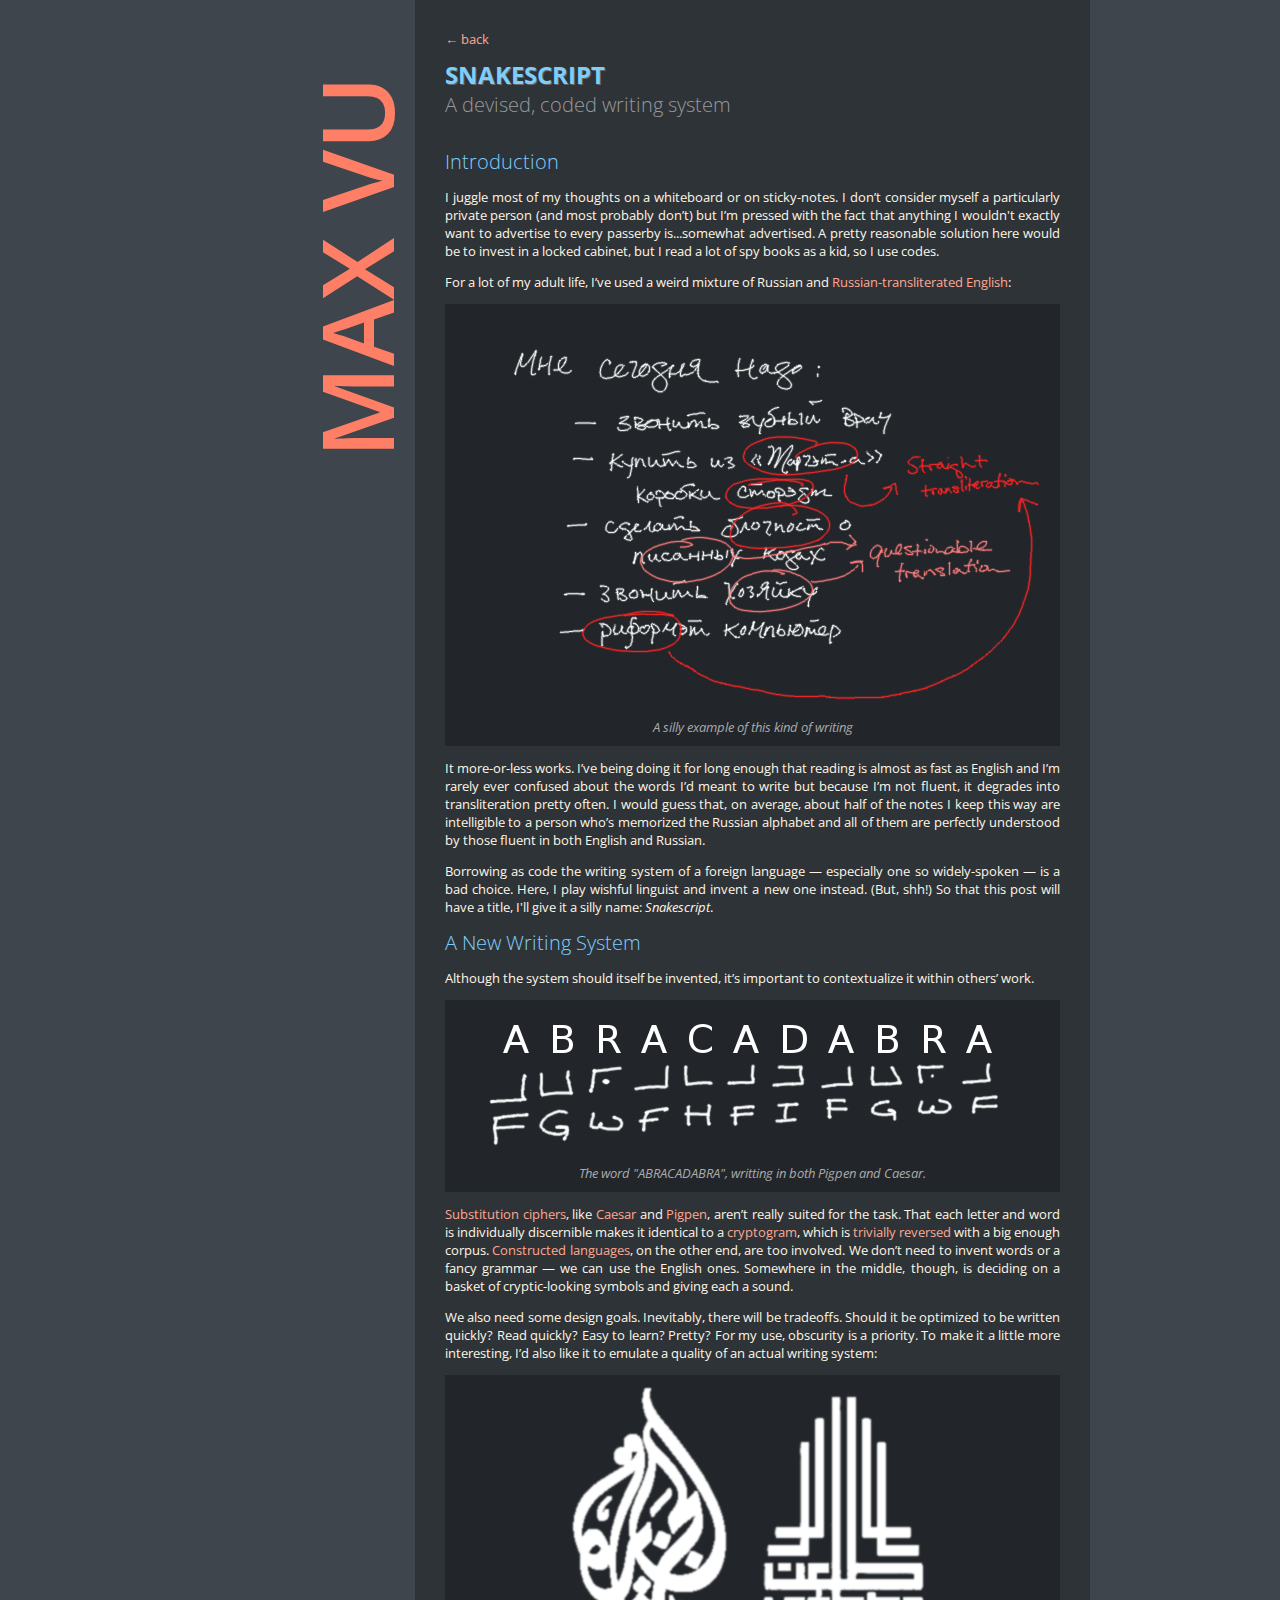
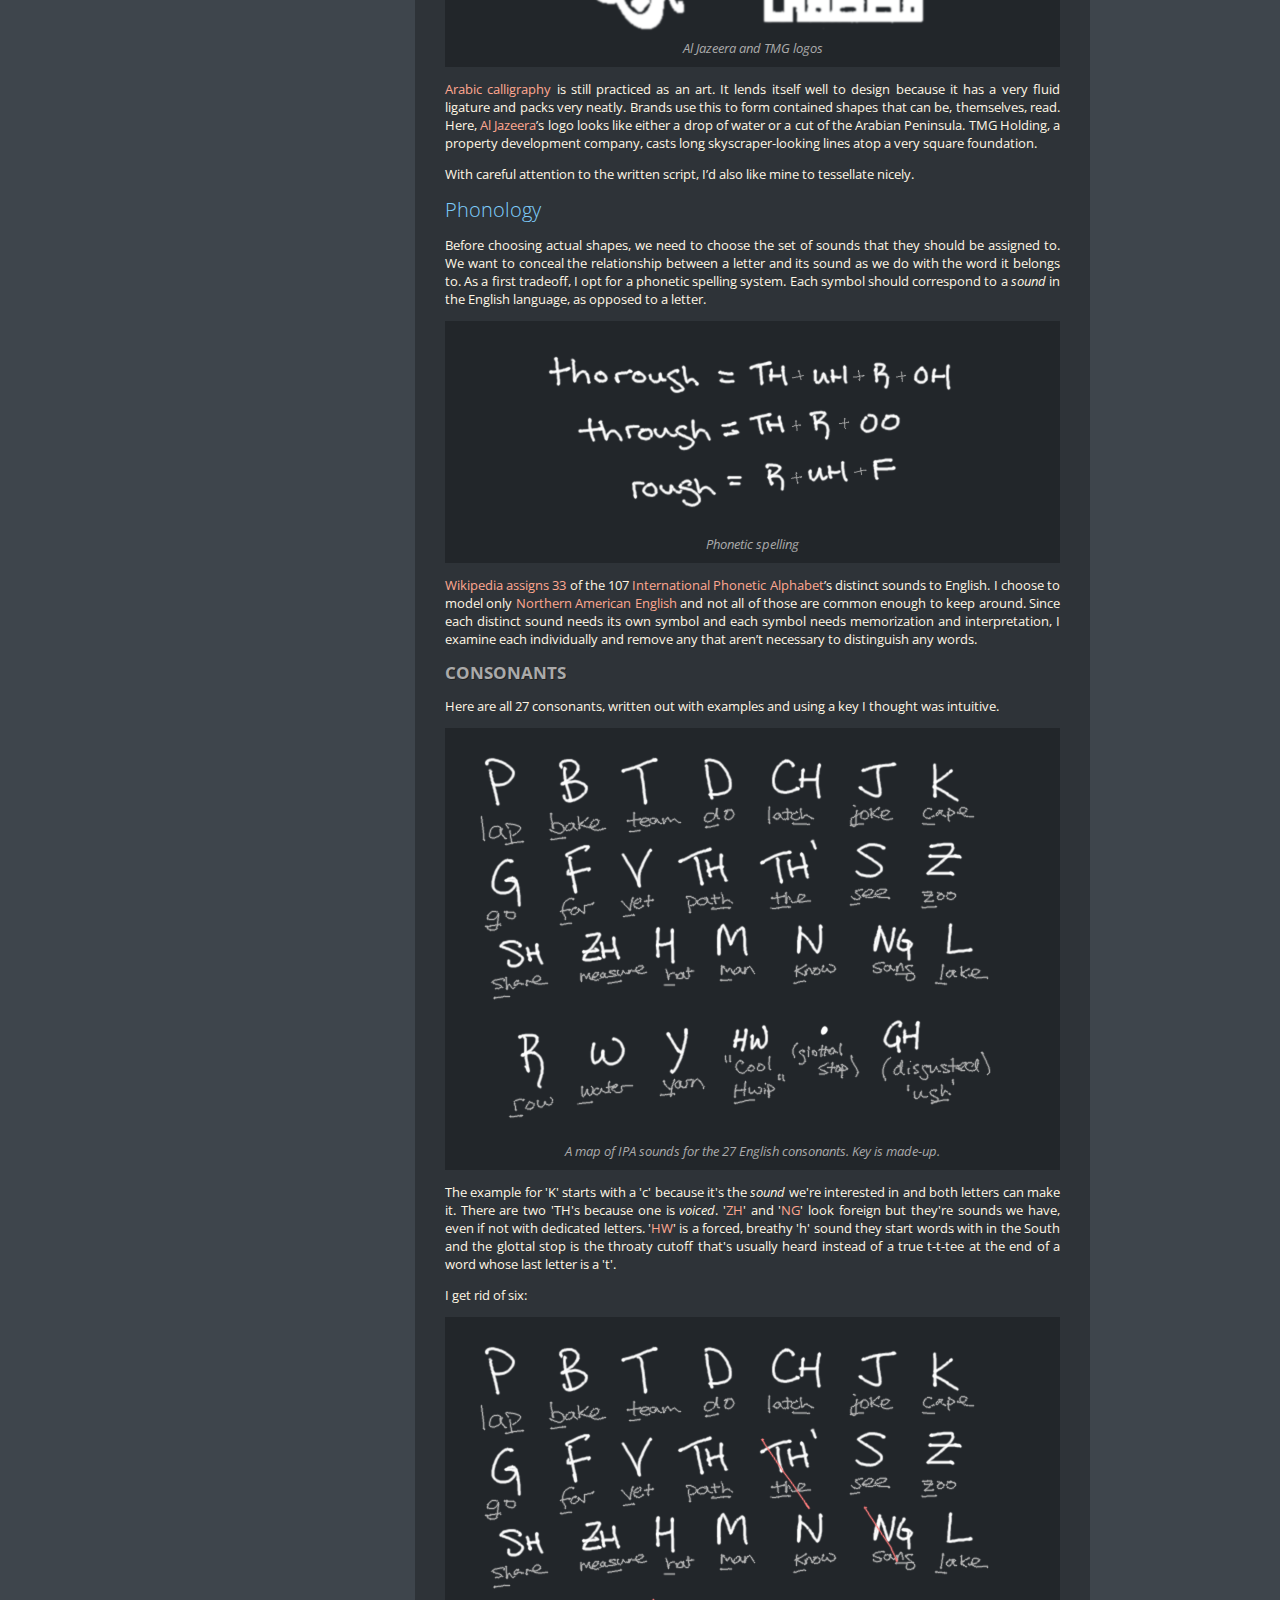
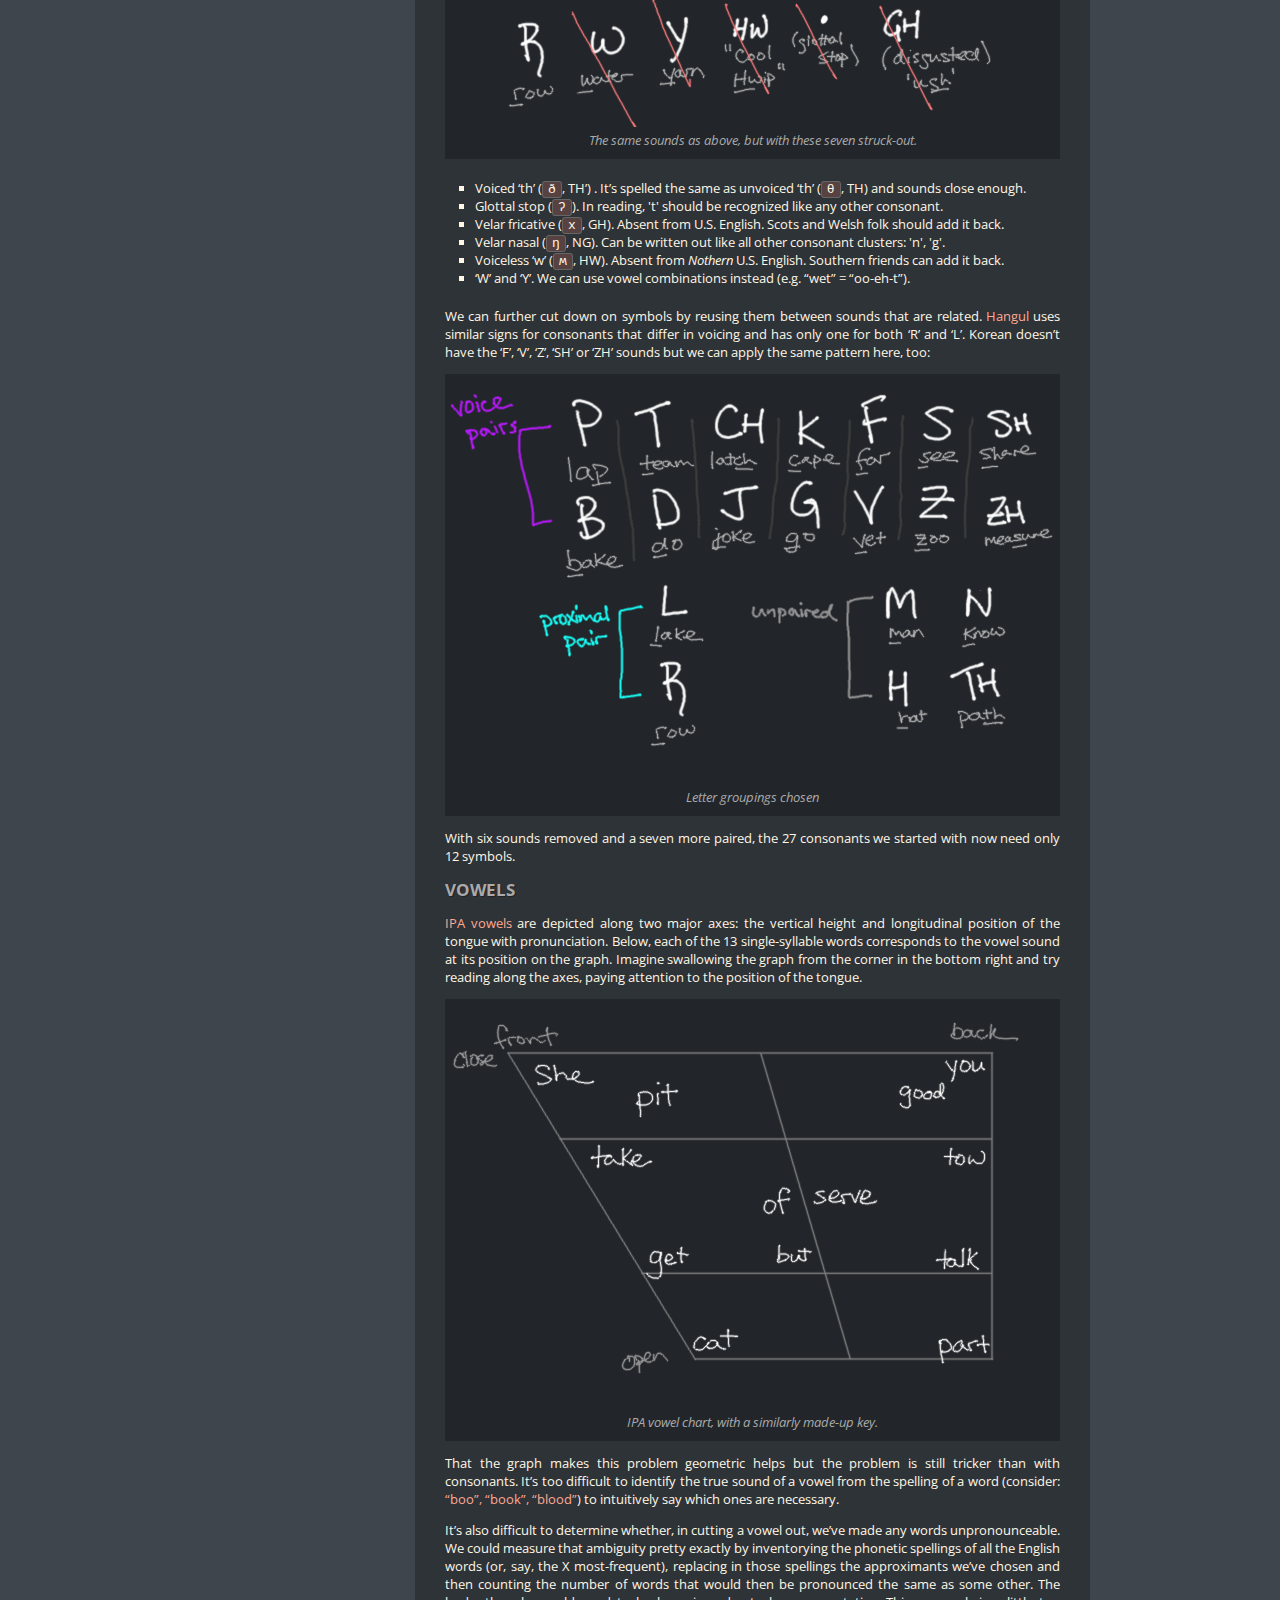
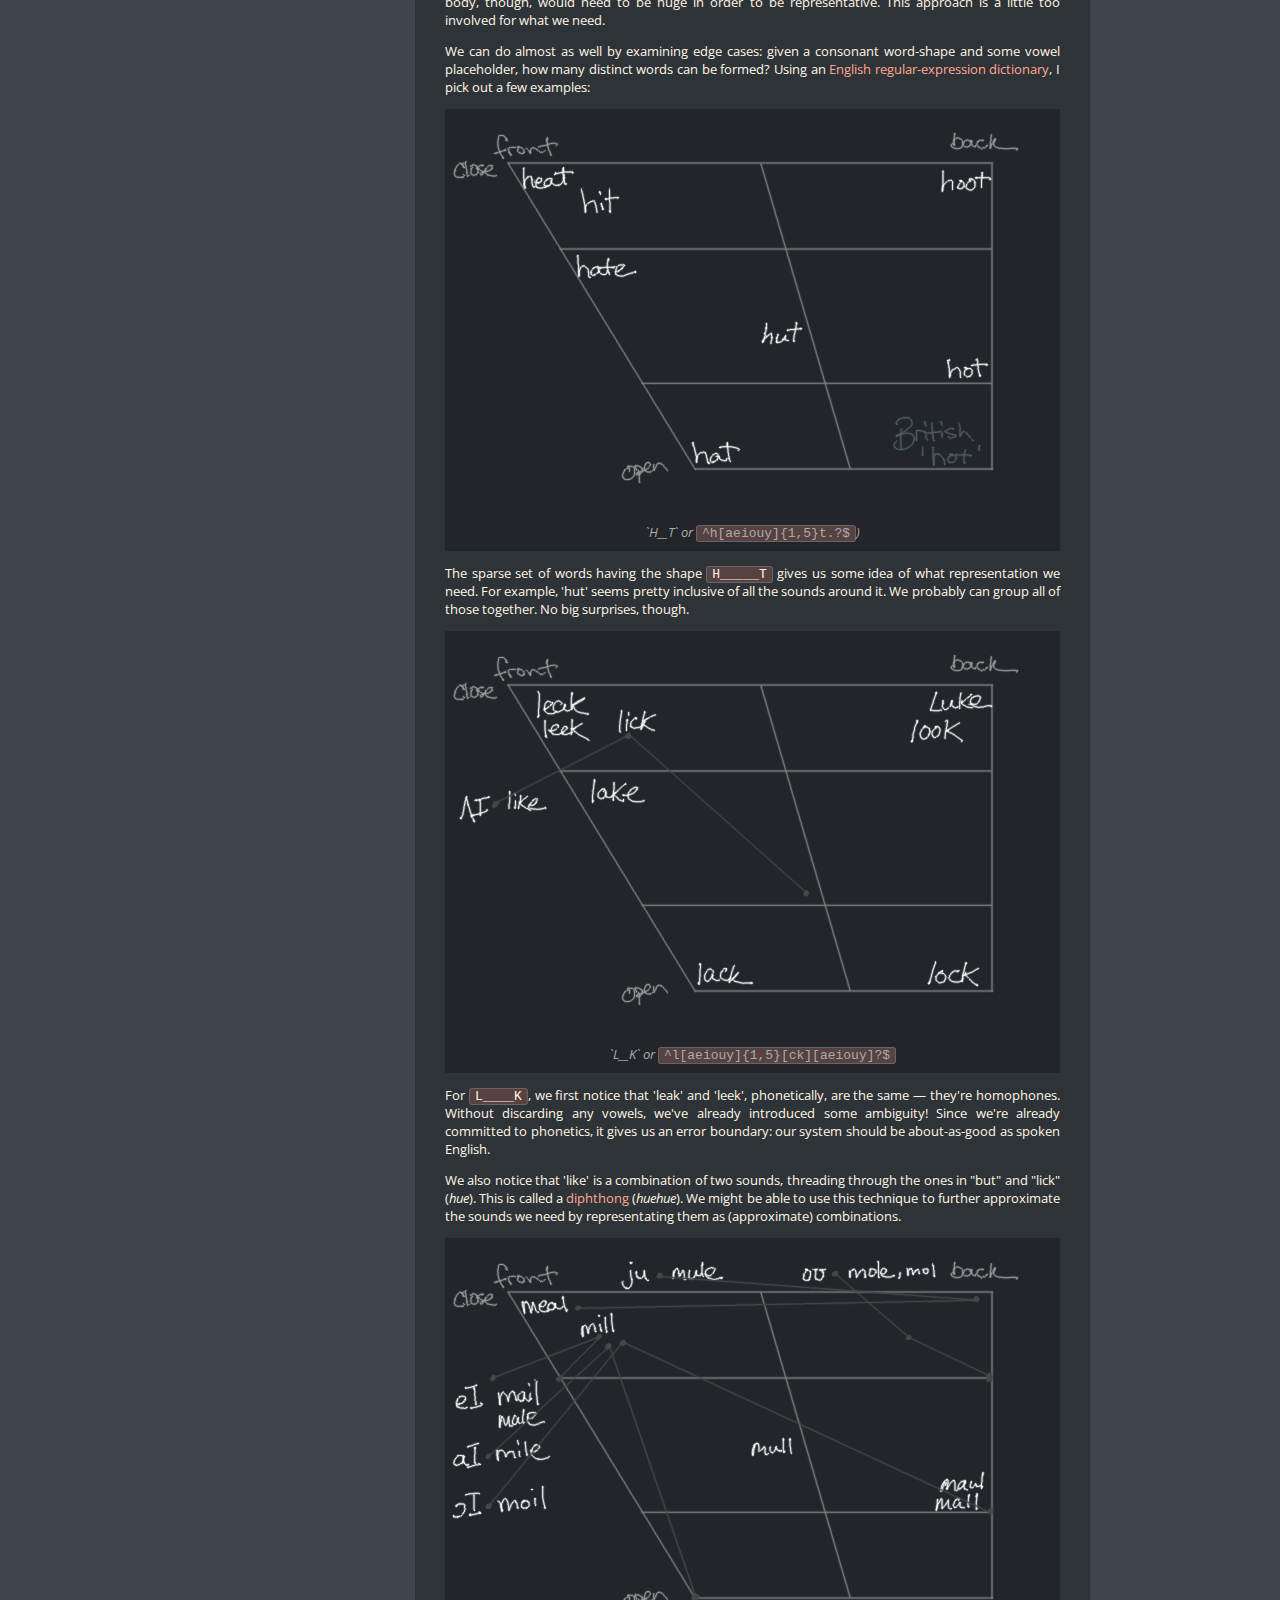
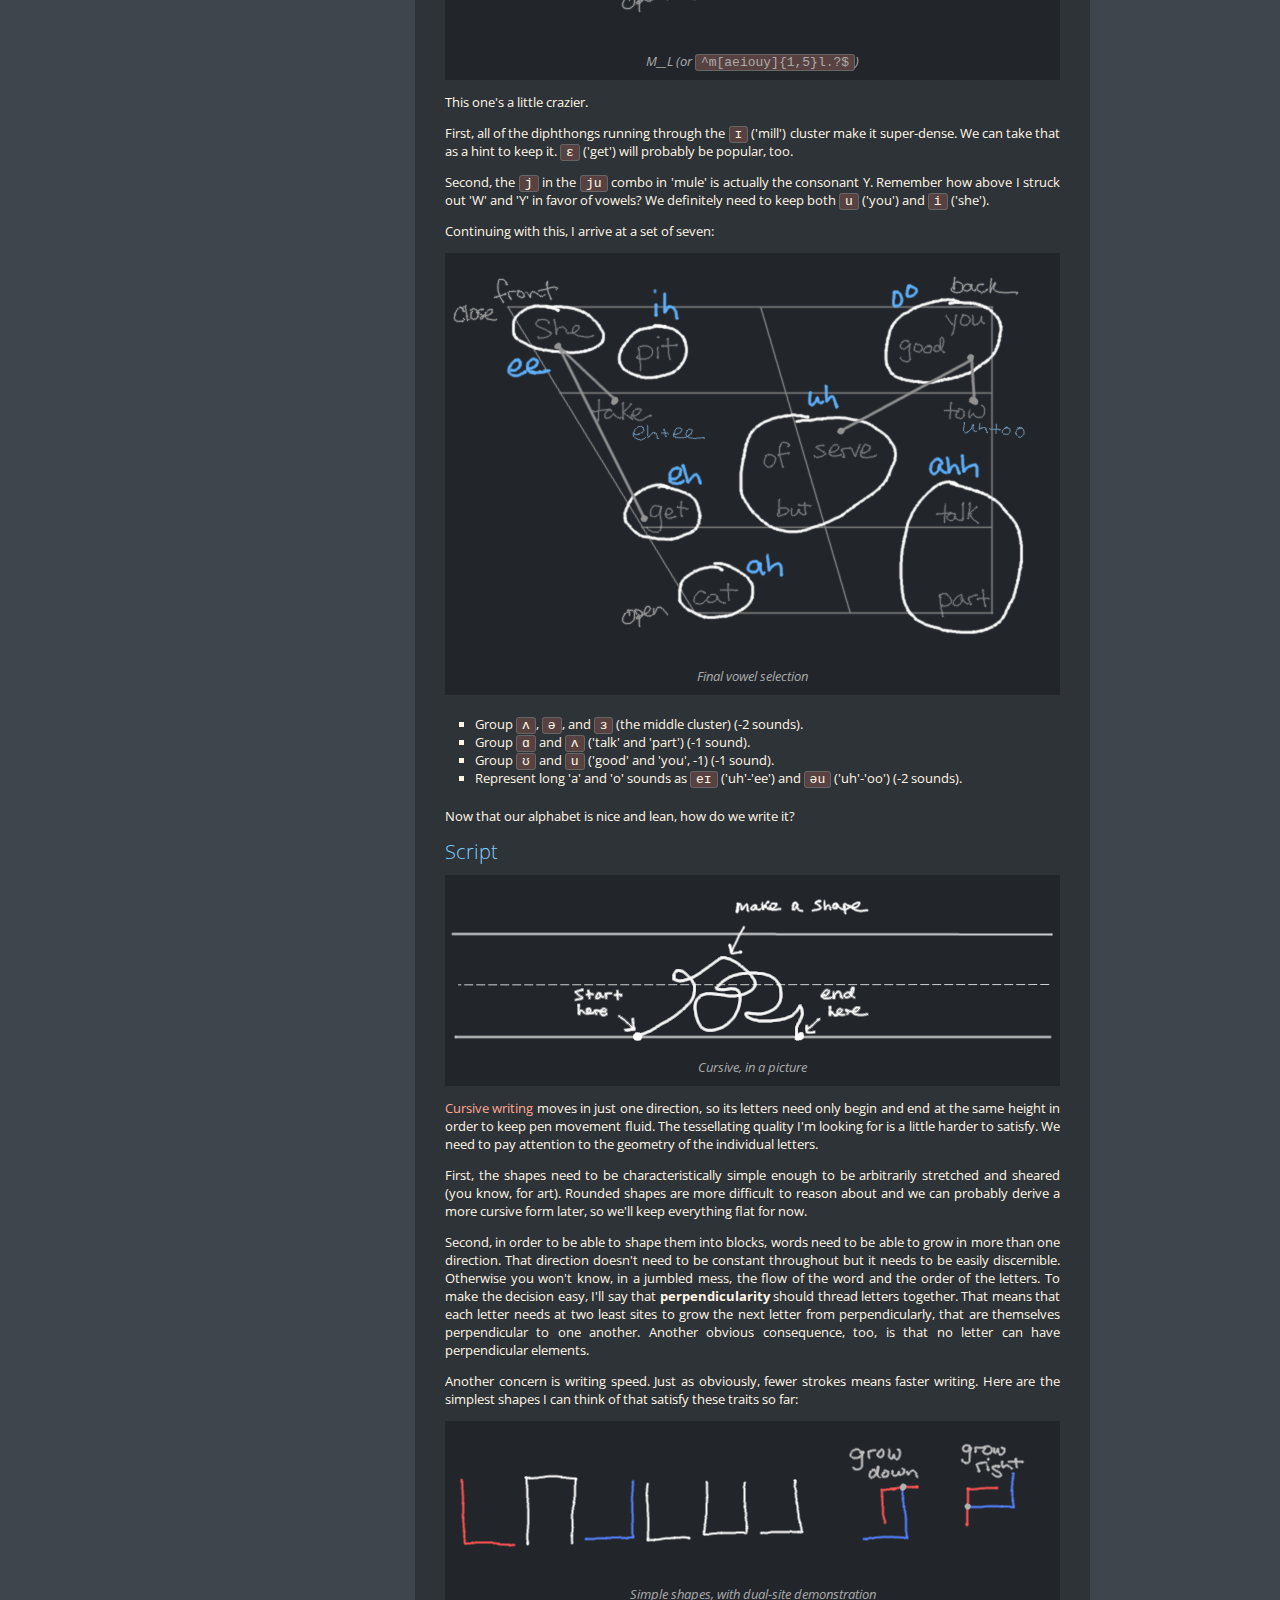
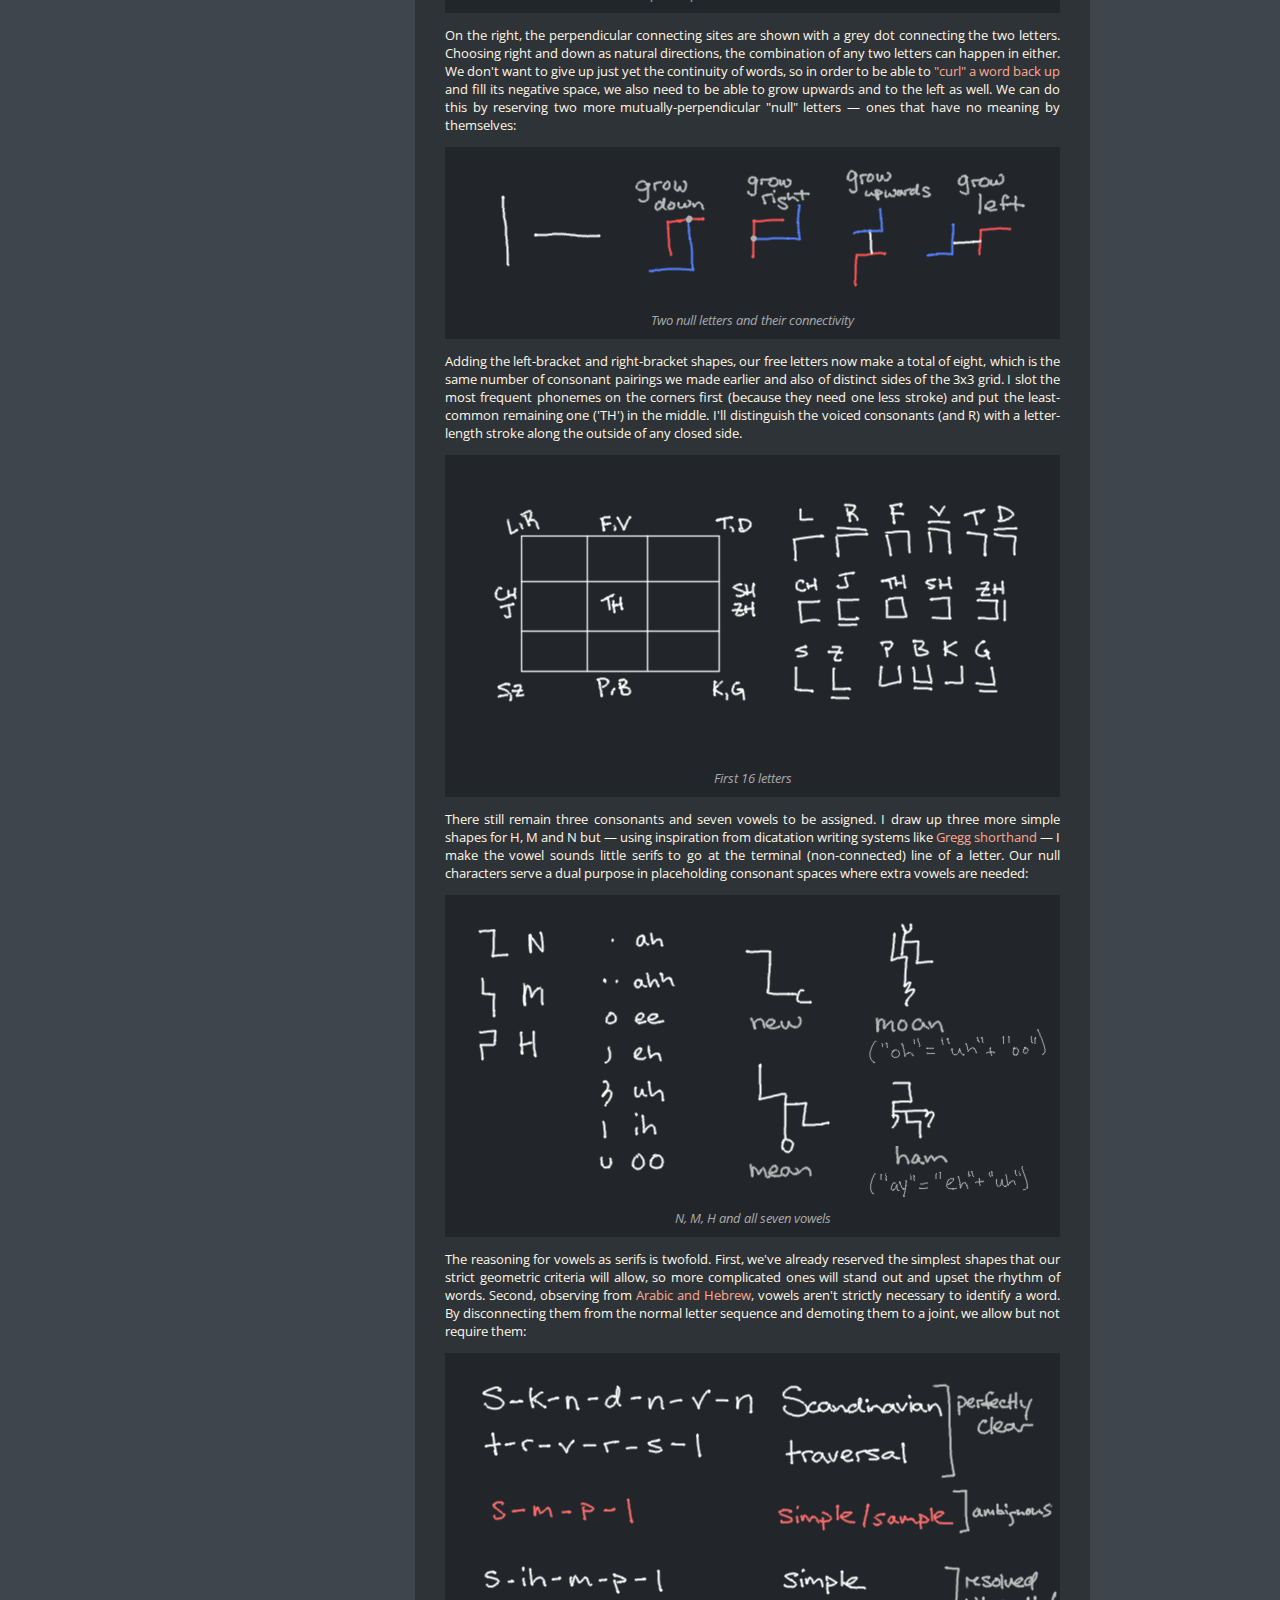
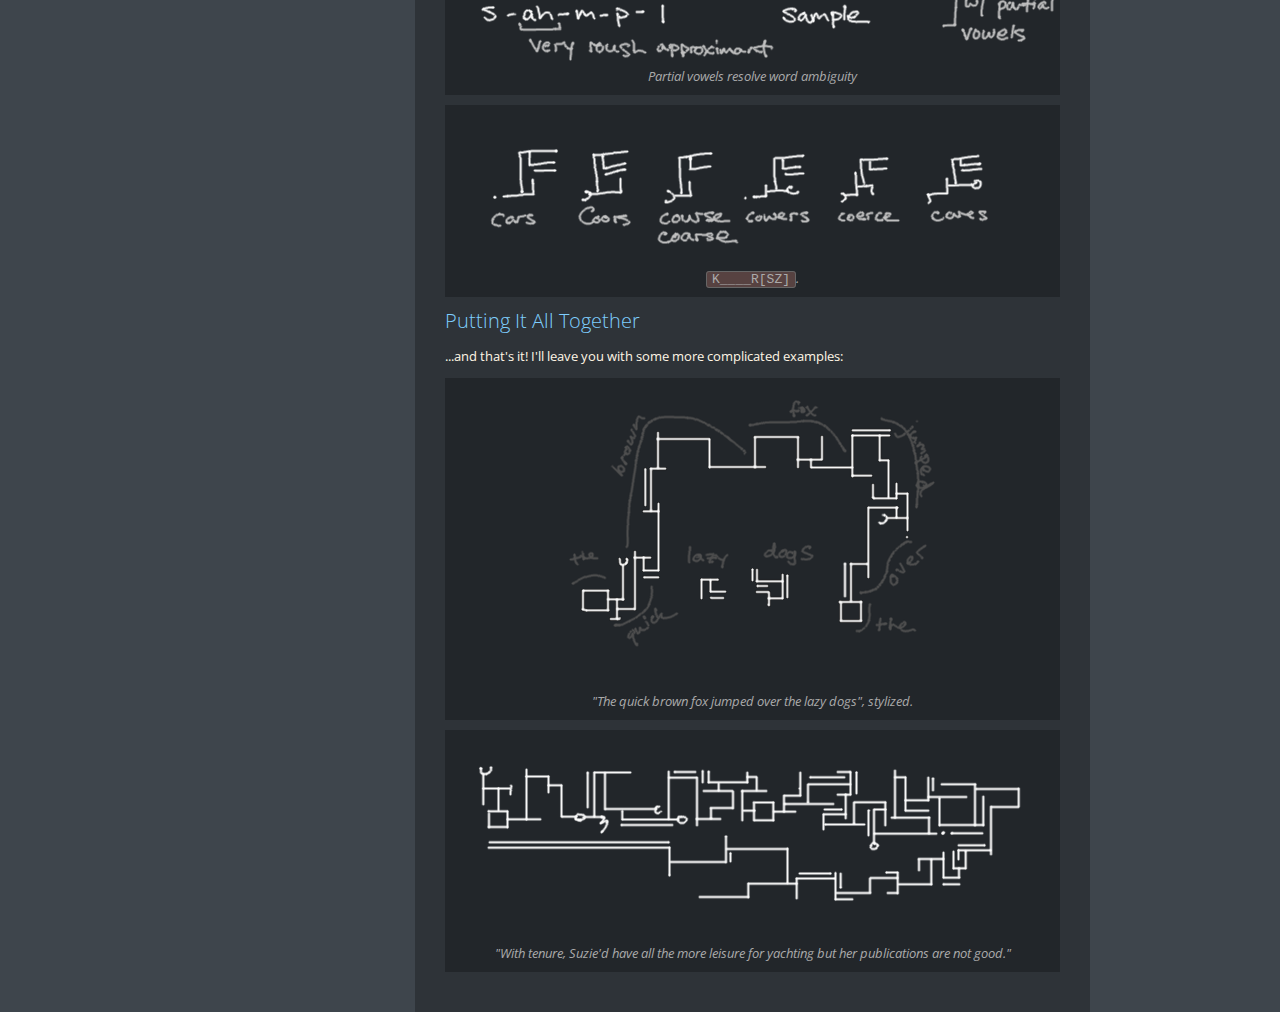
<file: posts/snakescript/index.htm>
<!doctype html>
<html lang="en">
    <head>
        <meta charset="utf-8">
        <title>max.vu | Snakescript</title>
        <link href='https://fonts.googleapis.com/css?family=Open+Sans:400,800,700,300' rel='stylesheet' type='text/css'>
                    <meta name="description" content="A devised, coded writing system">
                
                
                                    <link rel="stylesheet" href="/assets/css/master.css">
                            
            </head>
    <body>
        <header>
            <h1>max vu</h1>
                                </header>
        <div id="page-content">
            <article class="post">
    <a href="/" class="back">&larr; back</a>
    <header>
        <h1 class="title">Snakescript</h1>
                    <h2 class="blurb">A devised, coded writing system</h2>
            </header>
    <div class="content">
        <h2>Introduction</h2>
<p>I juggle most of my thoughts on a whiteboard or on sticky-notes. I don’t consider myself a particularly private person (and most probably don’t) but I’m pressed with the fact that anything I wouldn't exactly want to advertise to every passerby is...somewhat advertised. A pretty reasonable solution here would be to invest in a locked cabinet, but I read a lot of spy books as a kid, so I use codes.</p>
<p>For a lot of my adult life, I’ve used a weird mixture of Russian and <a href="https://en.wikipedia.org/wiki/Romanization_of_Russian" target="_blank">Russian-transliterated English</a>:</p>
<figure>
    <img src="/assets/posts/0001/codes0.png">
    <figcaption>A silly example of this kind of writing</figcaption>
</figure>
<p>It more-or-less works. I’ve being doing it for long enough that reading is almost as fast as English and I’m rarely ever confused about the words I’d meant to write but because I’m not fluent, it degrades into transliteration pretty often. I would guess that, on average, about half of the notes I keep this way are intelligible to a person who’s memorized the Russian alphabet and all of them are perfectly understood by those fluent in both English and Russian.</p>
<p>Borrowing as code the writing system of a foreign language &mdash; especially one so widely-spoken &mdash; is a bad choice. Here, I play wishful linguist and invent a new one instead. (But, shh!) So that this post will have a title, I'll give it a silly name: <em>Snakescript</em>.</p>
<h2>A New Writing System</h2>
<p>Although the system should itself be invented, it’s important to contextualize it within others’ work.</p>
<figure>
    <img src="/assets/posts/0001/codes1.png">
    <figcaption>The word "ABRACADABRA", writting in both Pigpen and Caesar.</figcaption>
</figure>
<p><a href="https://en.wikipedia.org/wiki/Substitution_cipher" target="_blank">Substitution ciphers</a>, like <a href="https://en.wikipedia.org/wiki/Caesar_cipher" target="_blank">Caesar</a> and <a href="https://en.wikipedia.org/wiki/Pigpen_cipher" target="_blank">Pigpen</a>, aren’t really suited for the task. That each letter and word is individually discernible makes it identical to a <a href="https://en.wikipedia.org/wiki/Cryptogram" target="_blank">cryptogram</a>, which is <a href="http://quipqiup.com/" target="_blank">trivially reversed</a> with a big enough corpus. <a href="https://en.wikipedia.org/wiki/Constructed_language" target="_blank">Constructed languages</a>, on the other end, are too involved. We don’t need to invent words or a fancy grammar &mdash; we can use the English ones. Somewhere in the middle, though, is deciding on a basket of cryptic-looking symbols and giving each a sound.</p>
<p>We also need some design goals. Inevitably, there will be tradeoffs. Should it be optimized to be written quickly? Read quickly? Easy to learn? Pretty? For my use, obscurity is a priority. To make it a little more interesting, I’d also like it to emulate a quality of an actual writing system:</p>
<figure>
    <img src="/assets/posts/0001/codes2.png">
    <figcaption>Al Jazeera and TMG logos</figcaption>
</figure>
<p><a href="https://en.wikipedia.org/wiki/Arabic_calligraphy" target="_blank">Arabic calligraphy</a> is still practiced as an art. It lends itself well to design because it has a very fluid ligature and packs very neatly. Brands use this to form contained shapes that can be, themselves, read. Here, <a href="https://en.wikipedia.org/wiki/Al_Jazeera" target="_blank">Al Jazeera</a>’s logo looks like either a drop of water or a cut of the Arabian Peninsula. TMG Holding, a property development company, casts long skyscraper-looking lines atop a very square foundation.</p>
<p>With careful attention to the written script, I’d also like mine to tessellate nicely.</p>
<h2>Phonology</h2>
<p>Before choosing actual shapes, we need to choose the set of sounds that they should be assigned to. We want to conceal the relationship between a letter and its sound as we do with the word it belongs to. As a first tradeoff, I opt for a phonetic spelling system. Each symbol should correspond to a <em>sound</em> in the English language, as opposed to a letter.</p>
<figure>
    <img src="/assets/posts/0001/codes3.png">
    <figcaption>Phonetic spelling</figcaption>
</figure>
<p><a href="https://en.wikipedia.org/wiki/International_Phonetic_Alphabet_chart_for_English_dialects" target="_blank">Wikipedia assigns 33</a> of the 107 <a href="https://en.wikipedia.org/wiki/International_Phonetic_Alphabet" target="_blank">International Phonetic Alphabet</a>’s distinct sounds to English. I choose to model only <a href="https://en.wikipedia.org/wiki/North_American_English_regional_phonology" target="_blank">Northern American English</a> and not all of those are common enough to keep around. Since each distinct sound needs its own symbol and each symbol needs memorization and interpretation, I examine each individually and remove any that aren’t necessary to distinguish any words.</p>
<h3>Consonants</h3>
<p>Here are all 27 consonants, written out with examples and using a key I thought was intuitive.</p>
<figure>
    <img src="/assets/posts/0001/codes4.png">
    <figcaption>A map of IPA sounds for the 27 English consonants. Key is made-up.</figcaption>
</figure>
<p>The example for 'K' starts with a 'c' because it's the <em>sound</em> we're interested in and both letters can make it. There are two 'TH's because one is <em>voiced</em>. '<a href="https://en.wikipedia.org/wiki/Voiced_palato-alveolar_sibilant" target="_blank">ZH</a>' and '<a href="https://en.wikipedia.org/wiki/Velar_nasal" target="_blank">NG</a>' look foreign but they're sounds we have, even if not with dedicated letters. '<a href="https://en.wikipedia.org/wiki/Voiceless_labialized_velar_approximant" target="_blank">HW</a>' is a forced, breathy 'h' sound they start words with in the South and the glottal stop is the throaty cutoff that's usually heard instead of a true t-t-tee at the end of a word whose last letter is a 't'.</p>
<p>I get rid of six:</p>
<figure>
    <img src="/assets/posts/0001/codes5.png">
    <figcaption>The same sounds as above, but with these seven struck-out.</figcaption>
</figure>
<ul>
<li>Voiced ‘th’ (<code>ð</code>, TH’) . It’s spelled the same as unvoiced ‘th’ (<code>θ</code>, TH) and sounds close enough.</li>
<li>Glottal stop (<code>ʔ</code>). In reading, 't' should be recognized like any other consonant.</li>
<li>Velar fricative (<code>x</code>, GH). Absent from U.S. English. Scots and Welsh folk should add it back.</li>
<li>Velar nasal (<code>ŋ</code>, NG). Can be written out like all other consonant clusters: 'n', 'g'.</li>
<li>Voiceless ‘w’ (<code>ʍ</code>, HW). Absent from <em>Nothern</em> U.S. English. Southern friends can add it back.</li>
<li>‘W’ and ‘Y’. We can use vowel combinations instead (e.g. “wet” = “oo-eh-t”).</li>
</ul>
<p>We can further cut down on symbols by reusing them between sounds that are related. <a href="https://en.wikipedia.org/wiki/Hangul#Letters" target="_blank">Hangul</a> uses similar signs for consonants that differ in voicing and has only one for both ‘R’ and ‘L’. Korean doesn’t have the ‘F’, ‘V’, ‘Z’, ‘SH’ or ‘ZH’ sounds but we can apply the same pattern here, too:</p>
<figure>
    <img src="/assets/posts/0001/codes6.png">
    <figcaption>Letter groupings chosen</figcaption>
</figure>
<p>With six sounds removed and a seven more paired, the 27 consonants we started with now need only 12 symbols.</p>
<h3>Vowels</h3>
<p><a href="https://en.wikipedia.org/wiki/IPA_vowel_chart_with_audio" target="_blank">IPA vowels</a> are depicted along two major axes: the vertical height and longitudinal position of the tongue with pronunciation. Below, each of the 13 single-syllable words corresponds to the vowel sound at its position on the graph. Imagine swallowing the graph from the corner in the bottom right and try reading along the axes, paying attention to the position of the tongue.</p>
<figure>
    <img src="/assets/posts/0001/codes7.png">
    <figcaption>IPA vowel chart, with a similarly made-up key.</figcaption>
</figure>
<p>That the graph makes this problem geometric helps but the problem is still tricker than with consonants. It’s too difficult to identify the true sound of a vowel from the spelling of a word (consider: <a href="https://www.youtube.com/watch?v=c97xwLdSsXU" target="_blank">“boo”, “book”, “blood”</a>) to intuitively say which ones are necessary.</p>
<p>It’s also difficult to determine whether, in cutting a vowel out, we’ve made any words unpronounceable. We could measure that ambiguity pretty exactly by inventorying the phonetic spellings of all the English words (or, say, the X most-frequent), replacing in those spellings the approximants we’ve chosen and then counting the number of words that would then be pronounced the same as some other. The body, though, would need to be huge in order to be representative. This approach is a little too involved for what we need.</p>
<p>We can do almost as well by examining edge cases: given a consonant word-shape and some vowel placeholder, how many distinct words can be formed? Using an <a href="http://www.visca.com/regexdict/" target="_blank">English regular-expression dictionary</a>, I pick out a few examples:</p>
<figure>
    <img src="/assets/posts/0001/codes8.png">
    <figcaption>`H__T` or <code>^h[aeiouy]{1,5}t.?$</code>)</figcaption>
</figure>
<p>The sparse set of words having the shape <code>H_____T</code> gives us some idea of what representation we need. For example, 'hut' seems pretty inclusive of all the sounds around it. We probably can group all of those together. No big surprises, though.</p>
<figure>
    <img src="/assets/posts/0001/codes9.png">
    <figcaption>`L__K` or <code>^l[aeiouy]{1,5}[ck][aeiouy]?$</code></figcaption>
</figure>
<p>For <code>L____K</code>, we first notice that 'leak' and 'leek', phonetically, are the same &mdash; they're homophones. Without discarding any vowels, we've already introduced some ambiguity! Since we're already committed to phonetics, it gives us an error boundary: our system should be about-as-good as spoken English.</p>
<p>We also notice that 'like' is a combination of two sounds, threading through the ones in &quot;but&quot; and &quot;lick&quot; (<em>hue</em>). This is called a <a href="https://en.wikipedia.org/wiki/Diphthong" target="_blank">diphthong</a> (<em>huehue</em>). We might be able to use this technique to further approximate the sounds we need by representating them as (approximate) combinations.</p>
<figure>
    <img src="/assets/posts/0001/codes10.png">
    <figcaption>M__L (or <code>^m[aeiouy]{1,5}l.?$</code>)</figcaption>
</figure>
<p>This one's a little crazier.</p>
<p>First, all of the diphthongs running through the <code>ɪ</code> ('mill') cluster make it super-dense. We can take that as a hint to keep it. <code>ɛ</code> ('get') will probably be popular, too.</p>
<p>Second, the <code>j</code> in the <code>ju</code> combo in 'mule' is actually the consonant Y. Remember how above I struck out 'W' and 'Y' in favor of vowels? We definitely need to keep both <code>u</code> ('you') and <code>i</code> ('she').</p>
<p>Continuing with this, I arrive at a set of seven:</p>
<figure>
    <img src="/assets/posts/0001/codes11.png">
    <figcaption>Final vowel selection</figcaption>
</figure>
<ul>
<li>Group <code>ʌ</code>, <code>ə</code>,  and <code>ɜ</code> (the middle cluster) (-2 sounds).</li>
<li>Group <code>ɑ</code> and <code>ʌ</code> ('talk' and 'part') (-1 sound).</li>
<li>Group <code>ʊ</code> and <code>u</code> ('good' and 'you', -1) (-1 sound).</li>
<li>Represent long 'a' and 'o' sounds as <code>eɪ</code> ('uh'-'ee') and <code>əu</code> ('uh'-'oo') (-2 sounds).</li>
</ul>
<p>Now that our alphabet is nice and lean, how do we write it?</p>
<h2>Script</h2>
<figure>
    <img src="/assets/posts/0001/codes12.png">
    <figcaption>Cursive, in a picture</figcaption>
</figure>
<p><a href="https://en.wikipedia.org/wiki/Cursive" target="_blank">Cursive writing</a> moves in just one direction, so its letters need only begin and end at the same height in order to keep pen movement fluid. The tessellating quality I'm looking for is a little harder to satisfy. We need to pay attention to the geometry of the individual letters.</p>
<p>First, the shapes need to be characteristically simple enough to be arbitrarily stretched and sheared (you know, for art). Rounded shapes are more difficult to reason about and we can probably derive a more cursive form later, so we'll keep everything flat for now.</p>
<p>Second, in order to be able to shape them into blocks, words need to be able to grow in more than one direction. That direction doesn't need to be constant throughout but it needs to be easily discernible. Otherwise you won't know, in a jumbled mess, the flow of the word and the order of the letters. To make the decision easy, I'll say that <strong>perpendicularity</strong> should thread letters together. That means that each letter needs at two least sites to grow the next letter from perpendicularly, that are themselves perpendicular to one another. Another obvious consequence, too, is that no letter can have perpendicular elements.</p>
<p>Another concern is writing speed. Just as obviously, fewer strokes means faster writing. Here are the simplest shapes I can think of that satisfy these traits so far:</p>
<figure>
    <img src="/assets/posts/0001/codes13.png">
    <figcaption>Simple shapes, with dual-site demonstration</figcaption>
</figure>
<p>On the right, the perpendicular connecting sites are shown with a grey dot connecting the two letters. Choosing right and down as natural directions, the combination of any two letters can happen in either. We don't want to give up just yet the continuity of words, so in order to be able to <a href="https://en.wikipedia.org/wiki/Space-filling_curve" target="_blank">&quot;curl&quot; a word back up</a> and fill its negative space, we also need to be able to grow upwards and to the left as well. We can do this by reserving two more mutually-perpendicular &quot;null&quot; letters &mdash; ones that have no meaning by themselves:</p>
<figure>
    <img src="/assets/posts/0001/codes14.png">
    <figcaption>Two null letters and their connectivity</figcaption>
</figure>
<p>Adding the left-bracket and right-bracket shapes, our free letters now make a total of eight, which is the same number of consonant pairings we made earlier and also of distinct sides of the 3x3 grid. I slot the most frequent phonemes on the corners first (because they need one less stroke) and put the least-common remaining one ('TH') in the middle. I'll distinguish the voiced consonants (and R) with a letter-length stroke along the outside of any closed side.</p>
<figure>
    <img src="/assets/posts/0001/codes15.png">
    <figcaption>First 16 letters</figcaption>
</figure>
<p>There still remain three consonants and seven vowels to be assigned. I draw up three more simple shapes for H, M and N but &mdash; using inspiration from dicatation writing systems like <a href="https://en.wikipedia.org/wiki/Gregg_shorthand" target="_blank">Gregg shorthand</a> &mdash; I make the vowel sounds little serifs to go at the terminal (non-connected) line of a letter. Our null characters serve a dual purpose in placeholding consonant spaces where extra vowels are needed:</p>
<figure>
    <img src="/assets/posts/0001/codes16.png">
    <figcaption>N, M, H and all seven vowels</figcaption>
</figure>
<p>The reasoning for vowels as serifs is twofold. First, we've already reserved the simplest shapes that our strict geometric criteria will allow, so more complicated ones will stand out and upset the rhythm of words. Second, observing from <a href="https://en.wikipedia.org/wiki/Abjad" target="_blank">Arabic and Hebrew</a>, vowels aren't strictly necessary to identify a word. By disconnecting them from the normal letter sequence and demoting them to a joint, we allow but not require them:</p>
<figure>
    <img src="/assets/posts/0001/codes17.png">
    <figcaption>Partial vowels resolve word ambiguity</figcaption>
</figure>
<figure>
    <img src="/assets/posts/0001/codes18.png">
    <figcaption><code>K____R[SZ]</code>.</figcaption>
</figure>
<h2>Putting It All Together</h2>
<p>...and that's it! I'll leave you with some more complicated examples:</p>
<figure>
<img src="/assets/posts/0001/codes20.png">
    <figcaption>"The quick brown fox jumped over the lazy dogs", stylized.</figcaption>
</figure>
<figure>
<img src="/assets/posts/0001/codes19.png">
    <figcaption>"With tenure, Suzie'd have all the more leisure for yachting but her publications are not good."</figcaption>
</figure>    </div>
</article>

        </div>
        <script>
          (function(i,s,o,g,r,a,m){i['GoogleAnalyticsObject']=r;i[r]=i[r]||function(){
          (i[r].q=i[r].q||[]).push(arguments)},i[r].l=1*new Date();a=s.createElement(o),
          m=s.getElementsByTagName(o)[0];a.async=1;a.src=g;m.parentNode.insertBefore(a,m)
          })(window,document,'script','https://www.google-analytics.com/analytics.js','ga');

          ga('create', 'UA-63293211-1', 'auto');
          ga('send', 'pageview');

        </script>
    </body>
</html>
</file>
<file: assets/css/master.css>
a {
    color: inherit;
    text-decoration: none;
    color: #FFA790;
}

a:hover {
    color: #FF7F66;
}

h1, h2, h3, h4 {
    margin: 10px 0;
    text-align: left;
}
ul { list-style-type: square; }
ul, ol { margin: 20px 0; padding: 0 0 0 30px; }
ul li p, ol li p { margin: 0; }

h2 {
    color: #7ECEFD;
    font-weight: 300;
}

h3 {
    color: #BEB8AB;
    font-size: 1.3em;
    color: #AAA;
    text-transform: uppercase;
    text-shadow: 1px 1px 0 #222;
}

body {
    font-family: 'Open Sans', sans-serif;
    background-color: #3E454C;
    color: #FFF6E5;
    width: 900px;
    margin: 0 auto;
    padding: 0;
    font-size: 13px;
}

body > header {
    width: 226px;
    float: left;
}

#page-content {
    margin-left: 225px;
    padding: 30px;
    background-color: #2E3338;
}

body > header h1 {
    color: #FF7F66;
    text-transform: uppercase;
    font-weight: 600;
    font-size: 100px;
    width: 1000px;
    margin: 0 auto;
    padding: 0;
    transform: rotate( 270deg ) translate( 110px, -335px );
}

.card-deck {
    margin: 0 0 25px 0;

    width: 550px;
}

.card-deck > header {
}

.card-deck > header > h2 {
    font-size: 24px;
    margin-top: 0;
    text-transform: uppercase;
    font-weight: 200;
    color: #7ECEFD;
    letter-spacing: 2px;
}

.card-deck .card {
    display: block;
    padding: 10px 20px;
}

.card-deck .card:first-of-type {
}

.card:hover {
    background-color: rgba( 255, 255, 255, 0.035 );
}

.card:active {
    background-color: rgba( 255, 255, 255, 0.1 );
}

.card .title {
    display: block;
    text-transform: uppercase;
}

.card .blurb {
    display: block;
    color: #FFF6E5;   
}

.card .extra {
    display: block;
    color: #888;
}

article.post a.back {
    margin-bottom: 10px;
    display: block;
}

article.post header {
    padding: 0 0 20px 0;
}

article.post header h1.title {
    color: #7ECEFD;
    text-transform: uppercase;
    font-size: 24px;
    margin: 0;
    text-shadow: 1px 1px 0 #666;
}

article.post header h2.blurb {
    color: #999;
    font-weight: 200;
    margin: 0;
}

.post .content {
    text-align: justify;
}

.post h2 {
}

.post blockquote {
    background-color: #394046;
    margin: 25px 0;
    padding: 10px 20px 10px 50px;
    border-left: 5px solid #51575E;
    position: relative;
    color: #CCC;
}

.post blockquote:before {
    content: '“';
    font-size: 96px;
    padding: 0;
    line-height: 48px;
    position: absolute;
    left: 10px;
    top: 0;
    opacity: 0.3;
    font-family: 'Georgia', serif;
}

blockquote strong {
    color: #EEE;
}

.post strong {
}

.post figure {
    margin: 10px auto;
    padding: 10px 0;
    background-color: #22262a;
}

.post figure img {
    margin: 0;
}

.post figure figcaption {
    text-align: center;
    color: #aaa;
    font-style: italic;
}

.post p code, .post figure figcaption code {

}

.post p code, .post figure figcaption code, .post ul li code {
    background-color: #574241;
    padding: 0 5px;
    border: 1px solid #666;
    border-radius: 3px;
    font-style: normal;
}
</file>
